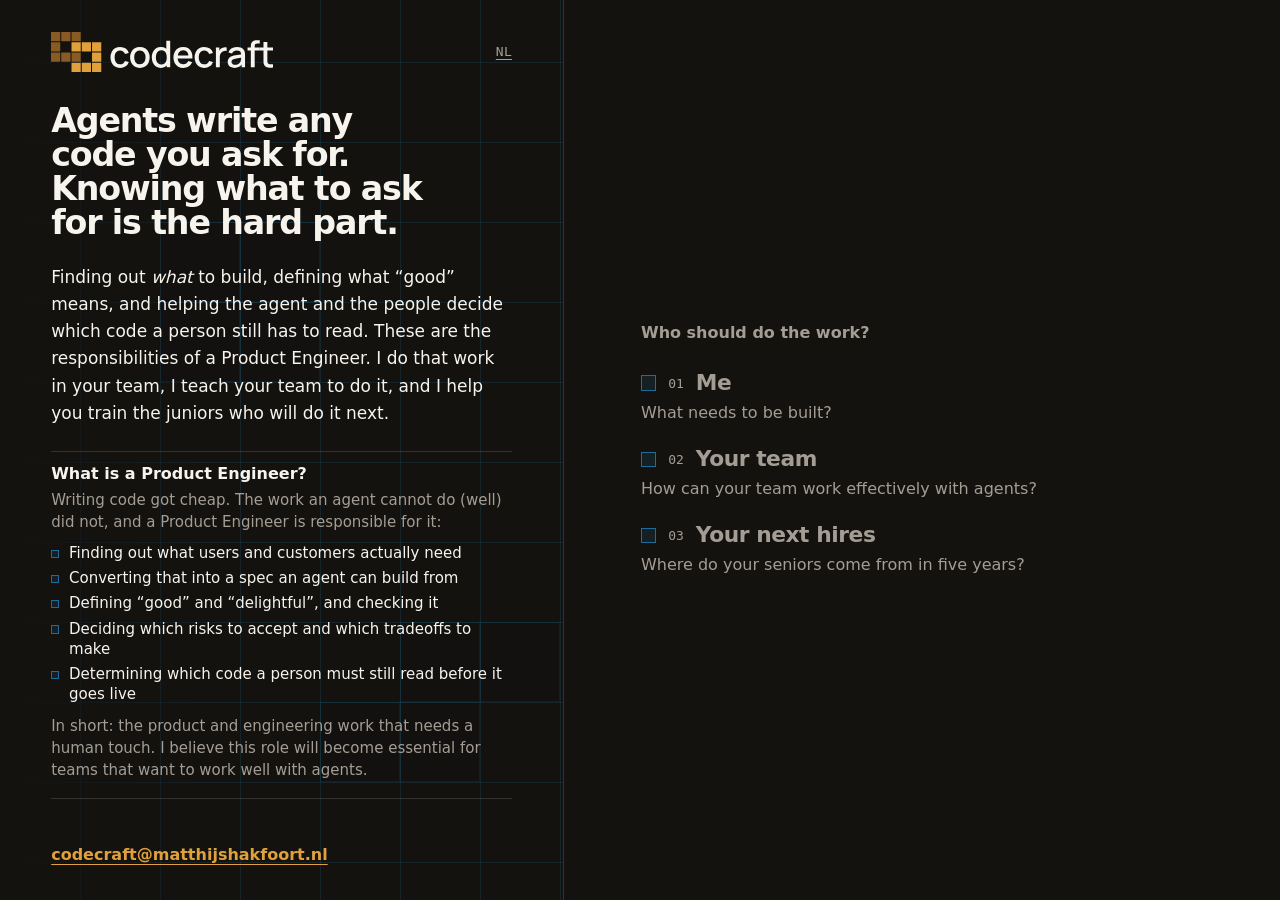
<file: index.html>
<!doctype html>
<html lang="en">
  <head>
    <meta charset="UTF-8" />
    <meta name="viewport" content="width=device-width, initial-scale=1.0" />
    <title>
      Product Engineering for teams that build with agents — Codecraft
    </title>
    <meta
      name="description"
      content="Agents write the code now. I find out what to build, define what good means and decide which code a person still has to read. In your team, by coaching your team, and by training your next juniors."
    />
    <!--
      The ?v= is a cache buster, not decoration. Cloudflare sits in front of
      GitHub Pages and cached the previous style.css for four hours, so the
      new HTML shipped against the old stylesheet. Bump this whenever
      style.css changes in a way that must reach visitors immediately. The
      same holds for the ?v= on background.js and site.js at the end of the
      body. Keep all three in step with the Dutch page.
    -->
    <link rel="stylesheet" href="style.css?v=13" />
    <link rel="icon" href="/logo/codecraft-favicon.svg" type="image/svg+xml" />
    <link rel="alternate" hreflang="en" href="https://matthijshakfoort.nl/" />
    <link
      rel="alternate"
      hreflang="nl"
      href="https://matthijshakfoort.nl/nl/"
    />
    <script>
      // Redirects a first-time visitor whose browser prefers Dutch to /nl/.
      // An explicit choice, recorded by either toggle, always wins.
      (function () {
        var STORAGE_KEY = "lang";
        try {
          // An explicit choice always wins, in both directions. If the read
          // itself fails (storage blocked/partitioned), fail safe: treat it
          // the same as "a choice may exist" and skip the redirect.
          if (localStorage.getItem(STORAGE_KEY)) return;
        } catch (e) {
          return;
        }

        var primaryLang =
          (navigator.languages && navigator.languages.length
            ? navigator.languages[0]
            : navigator.language) || "";
        var prefersDutch = primaryLang.toLowerCase().indexOf("nl") === 0;
        if (prefersDutch) {
          location.replace("/nl/");
        }
      })();
    </script>
    <script>
      // On wide screens the flow opens as an index: the pillar nav alone,
      // with a line under each answer, and the pillars wait until the
      // visitor picks one. Set here, before the first paint, so the
      // pillars do not flash in; site.js opens the index. A link to a part
      // of the page skips it, and without script there is no index.
      if (
        !location.hash &&
        window.matchMedia("(min-width: 60.01rem)").matches
      ) {
        document.documentElement.setAttribute("data-index", "");
      }
    </script>
  </head>
  <body>
    <main>
      <header class="rail">
        <div class="rail-top">
          <svg
            class="site-logo"
            viewBox="0 0 216.73 39"
            role="img"
            aria-label="Codecraft"
          >
            <g fill="#8a5a24">
              <rect x="0" y="0" width="9" height="9" />
              <rect x="10" y="0" width="9" height="9" />
              <rect x="20" y="0" width="9" height="9" />
              <rect x="0" y="10" width="9" height="9" />
              <rect x="0" y="20" width="9" height="9" />
              <rect x="10" y="20" width="9" height="9" />
              <rect x="20" y="20" width="9" height="9" />
            </g>
            <g fill="#e0a03c">
              <rect x="20" y="10" width="9" height="9" />
              <rect x="30" y="10" width="9" height="9" />
              <rect x="40" y="10" width="9" height="9" />
              <rect x="40" y="20" width="9" height="9" />
              <rect x="20" y="30" width="9" height="9" />
              <rect x="30" y="30" width="9" height="9" />
              <rect x="40" y="30" width="9" height="9" />
            </g>
            <g fill="currentColor">
              <path
                d="M67.396 35.03Q64.408 35.03 62.32 33.698Q60.232 32.366 59.125 30.044Q58.018 27.722 58 24.77Q58.018 21.764 59.152 19.451Q60.286 17.138 62.392 15.824Q64.498 14.51 67.45 14.51Q70.636 14.51 72.895 16.094Q75.154 17.678 75.874 20.432L72.13 21.512Q71.572 19.874 70.303 18.965Q69.034 18.056 67.396 18.056Q65.542 18.056 64.354 18.929Q63.166 19.802 62.59 21.314Q62.014 22.826 61.996 24.77Q62.014 27.776 63.373 29.63Q64.732 31.484 67.396 31.484Q69.214 31.484 70.339 30.647Q71.464 29.81 72.058 28.244L75.874 29.144Q74.92 31.988 72.724 33.509Q70.528 35.03 67.396 35.03Z"
              />
              <path
                d="M86.648 35.03Q83.732 35.03 81.59 33.716Q79.448 32.402 78.287 30.089Q77.126 27.776 77.126 24.752Q77.126 21.71 78.314 19.397Q79.502 17.084 81.644 15.797Q83.786 14.51 86.648 14.51Q89.564 14.51 91.706 15.824Q93.848 17.138 95.018 19.442Q96.188 21.746 96.188 24.752Q96.188 27.794 95.009 30.107Q93.83 32.42 91.688 33.725Q89.546 35.03 86.648 35.03ZM86.648 31.484Q89.438 31.484 90.815 29.603Q92.192 27.722 92.192 24.752Q92.192 21.71 90.797 19.883Q89.402 18.056 86.648 18.056Q84.758 18.056 83.534 18.911Q82.31 19.766 81.716 21.269Q81.122 22.772 81.122 24.752Q81.122 27.812 82.526 29.648Q83.93 31.484 86.648 31.484Z"
              />
              <path
                d="M107.07 35.03Q104.352 35.03 102.381 33.68Q100.41 32.33 99.339 29.999Q98.268 27.668 98.268 24.752Q98.268 21.818 99.348 19.505Q100.428 17.192 102.417 15.851Q104.406 14.51 107.142 14.51Q109.896 14.51 111.777 15.851Q113.658 17.192 114.621 19.514Q115.584 21.836 115.584 24.752Q115.584 27.668 114.612 29.99Q113.64 32.312 111.75 33.671Q109.86 35.03 107.07 35.03ZM107.592 31.628Q109.446 31.628 110.616 30.746Q111.786 29.864 112.326 28.316Q112.866 26.768 112.866 24.752Q112.866 22.736 112.317 21.188Q111.768 19.64 110.625 18.776Q109.482 17.912 107.718 17.912Q105.846 17.912 104.64 18.83Q103.434 19.748 102.849 21.296Q102.264 22.844 102.264 24.752Q102.264 26.678 102.849 28.235Q103.434 29.792 104.613 30.71Q105.792 31.628 107.592 31.628ZM112.866 34.49V20.504H112.434V8.57H116.214V34.49Z"
              />
              <path
                d="M129.076 35.03Q126.178 35.03 123.991 33.761Q121.804 32.492 120.589 30.215Q119.374 27.938 119.374 24.932Q119.374 21.746 120.571 19.406Q121.768 17.066 123.91 15.788Q126.052 14.51 128.896 14.51Q131.866 14.51 133.954 15.887Q136.042 17.264 137.077 19.802Q138.112 22.34 137.896 25.832H134.134V24.464Q134.098 21.08 132.847 19.46Q131.596 17.84 129.04 17.84Q126.214 17.84 124.792 19.622Q123.37 21.404 123.37 24.77Q123.37 27.974 124.792 29.729Q126.214 31.484 128.896 31.484Q130.66 31.484 131.947 30.683Q133.234 29.882 133.954 28.388L137.644 29.558Q136.51 32.168 134.206 33.599Q131.902 35.03 129.076 35.03ZM122.146 25.832V22.898H136.024V25.832Z"
              />
              <path
                d="M149.444 35.03Q146.456 35.03 144.368 33.698Q142.28 32.366 141.173 30.044Q140.066 27.722 140.048 24.77Q140.066 21.764 141.2 19.451Q142.334 17.138 144.44 15.824Q146.546 14.51 149.498 14.51Q152.684 14.51 154.943 16.094Q157.202 17.678 157.922 20.432L154.178 21.512Q153.62 19.874 152.351 18.965Q151.082 18.056 149.444 18.056Q147.59 18.056 146.402 18.929Q145.214 19.802 144.638 21.314Q144.062 22.826 144.044 24.77Q144.062 27.776 145.421 29.63Q146.78 31.484 149.444 31.484Q151.262 31.484 152.387 30.647Q153.512 29.81 154.106 28.244L157.922 29.144Q156.968 31.988 154.772 33.509Q152.576 35.03 149.444 35.03Z"
              />
              <path
                d="M160.794 34.49V15.05H164.142V19.766L163.674 19.154Q164.034 18.218 164.61 17.435Q165.186 16.652 165.942 16.148Q166.68 15.608 167.589 15.311Q168.498 15.014 169.452 14.951Q170.406 14.888 171.288 15.05V18.578Q170.334 18.326 169.173 18.434Q168.012 18.542 167.04 19.172Q166.122 19.766 165.591 20.612Q165.06 21.458 164.826 22.493Q164.592 23.528 164.592 24.68V34.49Z"
              />
              <path
                d="M178.858 35.03Q176.698 35.03 175.24 34.229Q173.782 33.428 173.035 32.105Q172.288 30.782 172.288 29.198Q172.288 27.722 172.81 26.606Q173.332 25.49 174.358 24.707Q175.384 23.924 176.878 23.438Q178.174 23.06 179.812 22.772Q181.45 22.484 183.259 22.232Q185.068 21.98 186.85 21.728L185.482 22.484Q185.518 20.198 184.519 19.091Q183.52 17.984 181.09 17.984Q179.56 17.984 178.282 18.695Q177.004 19.406 176.5 21.044L172.99 19.964Q173.71 17.462 175.735 15.986Q177.76 14.51 181.126 14.51Q183.736 14.51 185.671 15.401Q187.606 16.292 188.506 18.218Q188.974 19.172 189.082 20.234Q189.19 21.296 189.19 22.52V34.49H185.86V30.044L186.508 30.62Q185.302 32.852 183.439 33.941Q181.576 35.03 178.858 35.03ZM179.524 31.952Q181.126 31.952 182.278 31.385Q183.43 30.818 184.132 29.936Q184.834 29.054 185.05 28.1Q185.356 27.236 185.401 26.156Q185.446 25.076 185.446 24.428L186.67 24.878Q184.888 25.148 183.43 25.364Q181.972 25.58 180.793 25.787Q179.614 25.994 178.696 26.282Q177.922 26.552 177.319 26.93Q176.716 27.308 176.365 27.848Q176.014 28.388 176.014 29.162Q176.014 29.918 176.392 30.557Q176.77 31.196 177.544 31.574Q178.318 31.952 179.524 31.952Z"
              />
              <path
                d="M194.852 34.49V14.366Q194.852 13.628 194.906 12.791Q194.96 11.954 195.221 11.135Q195.482 10.316 196.094 9.632Q196.832 8.822 197.714 8.48Q198.596 8.138 199.469 8.084Q200.342 8.03 201.08 8.03H203.528V11.126H201.26Q199.928 11.126 199.271 11.783Q198.614 12.44 198.614 13.646V34.49ZM191.63 18.074V15.05H203.528V18.074Z"
              />
              <path
                d="M216.732 34.49Q214.896 34.85 213.132 34.796Q211.368 34.742 209.982 34.112Q208.596 33.482 207.894 32.132Q207.264 30.926 207.219 29.675Q207.174 28.424 207.174 26.84V9.65H210.954V26.66Q210.954 27.83 210.981 28.694Q211.008 29.558 211.35 30.152Q211.998 31.268 213.411 31.421Q214.824 31.574 216.732 31.304ZM203.448 18.074V15.05H216.732V18.074Z"
              />
            </g>
          </svg>
          <!--
            A real link, works without script; the onclick only records the
            explicit choice so the redirect never traps a returning visitor.
          -->
          <a
            href="/nl/"
            class="lang-toggle"
            lang="nl"
            onclick="
              try {
                localStorage.setItem('lang', 'nl');
              } catch (e) {}
            "
            >NL</a
          >
        </div>
        <h1>
          Agents write any code you ask for. Knowing what to ask for is the hard
          part.
        </h1>
        <p class="lead">
          Finding out <em>what</em> to build, defining what “good” means, and
          helping the agent and the people decide which code a person still has
          to read. These are the responsibilities of a Product Engineer. I do
          that work in your team, I teach your team to do it, and I help you
          train the juniors who will do it next.
        </p>
        <section class="definition" aria-labelledby="definition-title">
          <h2 id="definition-title">What is a Product Engineer?</h2>
          <p class="definition-intro">
            Writing code got cheap. The work an agent cannot do (well) did not,
            and a Product Engineer is responsible for it:
          </p>
          <ul>
            <li>Finding out what users and customers actually need</li>
            <li>Converting that into a spec an agent can build from</li>
            <li>Defining “good” and “delightful”, and checking it</li>
            <li>Deciding which risks to accept and which tradeoffs to make</li>
            <li>
              Determining which code a person must still read before it goes
              live
            </li>
          </ul>
          <p class="definition-outro">
            In short: the product and engineering work that needs a human touch.
            I believe this role will become essential for teams that want to
            work well with agents.
          </p>
        </section>
        <!--
          Cloudflare's Email Address Obfuscation rewrites every mailto on the
          page into a /cdn-cgi/l/email-protection link and injects a script
          to decode it. That is wanted here, so no email_off wrapper: the
          trade is that the addresses need JavaScript to resolve.
        -->
        <a class="rail-email" href="mailto:codecraft@matthijshakfoort.nl"
          >codecraft@matthijshakfoort.nl</a
        >
      </header>

      <div class="flow">
        <nav class="pillar-nav" aria-labelledby="pillar-nav-title">
          <h2 id="pillar-nav-title">Who should do the work?</h2>
          <a href="#me"
            ><span class="nav-cell"></span><span class="label">01</span> Me<span
              class="teaser"
              >What needs to be built?</span
            ></a
          >
          <a href="#team"
            ><span class="nav-cell"></span><span class="label">02</span> Your
            team<span class="teaser"
              >How can your team work effectively with agents?</span
            ></a
          >
          <a href="#hires"
            ><span class="nav-cell"></span><span class="label">03</span> Your
            next hires<span class="teaser"
              >Where do your seniors come from in five years?</span
            ></a
          >
        </nav>

        <section class="pillar" id="me" aria-labelledby="me-title">
          <header class="pillar-head">
            <h2 id="me-title">
              <span class="pillar-question">Who should do the work?</span>
              <span class="pillar-answer">Me</span>
            </h2>
            <span class="label">01 Hands-on Product Engineering</span>
          </header>
          <h3>I build software that supports how your team works</h3>
          <p>
            Before agents, a lot of custom software ideas cost too much or took
            too long to build. The point where these tools pay themselves back
            has shifted, though. The expensive part is still the work around the
            code: finding out what the process really needs, writing the spec,
            and building the checks.
          </p>
          <blockquote>
            When integrating an LLM: plain code should do everything plain code
            can do. The model only gets the part it is good at: judgement and
            text comprehension.
          </blockquote>

          <h3>Tooling that makes your team more efficient</h3>
          <p>
            The right tooling takes the friction out of your team’s work
            process, so your team spends its time on product engineering. Some
            of it your team should still buy, but the breakpoint has shifted.
            More software can now be specific to your team or company, and that
            part I build or set up.
          </p>
          <div class="split">
            <div class="split-buy">
              <h4 class="label">Your team buys</h4>
              <ul>
                <li>The coding agent itself</li>
                <li>A hosted AI review service</li>
                <li>Hosting and sandboxes for background agents</li>
                <li>LLM observability</li>
                <li>Preview deployments</li>
              </ul>
            </div>
            <div>
              <h4 class="label">I build or set up</h4>
              <ul>
                <li>Instruction files and project templates</li>
                <li>
                  Skills for recurring work: releases, migrations, incident
                  notes, converting specs to tickets, and much more
                </li>
                <li>
                  Hooks, to prevent the agent from going off-track: formatting,
                  blocked commands, protected paths
                </li>
                <li>Custom linters and structural tests</li>
                <li>
                  The review policy (which code a person reads) and a reviewer
                  that applies it
                </li>
                <li>Eval sets and CI gates</li>
                <li>Internal MCP servers and CLIs for your own systems</li>
                <li>A framework for continuous improvement</li>
              </ul>
            </div>
          </div>
          <p>
            That tooling is what supports your team and lets them continue
            working in this new way after I leave. The goal is to make myself
            redundant.
          </p>

          <h3>Build it in-house, or not?</h3>
          <p>
            Small tools got cheap to build. Owning them did not. Here are three
            questions to help you decide what to do.
          </p>
          <form class="check" data-check aria-describedby="check-verdict">
            <fieldset>
              <legend>Do people depend on it?</legend>
              <div class="yes-no">
                <label
                  ><input type="radio" name="depend" value="yes" /><span
                    >Yes</span
                  ></label
                >
                <label
                  ><input type="radio" name="depend" value="no" /><span
                    >No</span
                  ></label
                >
              </div>
              <p
                class="outcome"
                aria-live="polite"
                data-text-yes="Only a human owner can make the right tradeoffs in the face of bug reports and change requests and keep it working."
              ></p>
            </fieldset>
            <fieldset>
              <legend>Can it change or expose important data?</legend>
              <div class="yes-no">
                <label
                  ><input type="radio" name="data" value="yes" /><span
                    >Yes</span
                  ></label
                >
                <label
                  ><input type="radio" name="data" value="no" /><span
                    >No</span
                  ></label
                >
              </div>
              <p
                class="outcome"
                aria-live="polite"
                data-text-yes="This needs to be spec'd well, verified thoroughly, monitored and owned."
              ></p>
            </fieldset>
            <fieldset>
              <legend>
                Would work stop or slow significantly if it disappeared?
              </legend>
              <div class="yes-no">
                <label
                  ><input type="radio" name="stop" value="yes" /><span
                    >Yes</span
                  ></label
                >
                <label
                  ><input type="radio" name="stop" value="no" /><span
                    >No</span
                  ></label
                >
              </div>
              <p
                class="outcome"
                aria-live="polite"
                data-text-yes="It needs monitoring, and a plan for when it fails."
              ></p>
            </fieldset>
            <output
              class="verdict"
              id="check-verdict"
              data-state="unanswered"
              data-text-unanswered="Answer the three questions to see what it needs."
              data-text-build="Build it in-house, quickly."
              data-text-needs-owner="It needs a spec, checks and an owner. That is Product Engineer work."
              aria-live="polite"
              >Answer the three questions to see what it needs.</output
            >
          </form>
          <noscript>
            <p>
              If all three answers are no, build it in-house, quickly. If any
              answer is yes, it needs a spec, checks and an owner.
            </p>
          </noscript>

          <h3>After handover</h3>
          <p>
            Your own people own the software. They get the tests, a written
            spec, the conventions and, where an LLM is involved, an eval set, so
            the next person or agent can work in it safely. Your team runs it. I
            am happy to stay on call for the moments when they want a second
            opinion.
          </p>

          <dl class="terms">
            <dt>Typical engagement</dt>
            <dd>
              One or two days a week for three to six months. I build one
              process tool from the first user conversation to handover, and
              your people own it after that.
            </dd>
            <dt>Case sketch</dt>
            <dd>
              <span class="fine"
                >Software company, about 30 developers, a release every one or
                two weeks.</span
              >
              Someone spent about four hours per release turning everyone’s
              release notes into one consistently styled list. I built a system
              that reviews each developer’s notes (and gently nudges to improve
              them) and compiles them into a suggested list. List assembly went
              to about one hour. And as a pretty big side benefit, the
              developers had to think about the problem they solved, the
              solution and the impact, which improved both the quality of the
              notes and the mindset of the developers.
            </dd>
            <dt>To start</dt>
            <dd class="cta">
              Tell me where process friction eats your team’s time.
              <a
                href="mailto:codecraft@matthijshakfoort.nl?subject=A%20process%20that%20eats%20our%20time"
                >Email codecraft@matthijshakfoort.nl</a
              >
            </dd>
          </dl>
        </section>

        <section class="pillar" id="team" aria-labelledby="team-title">
          <header class="pillar-head">
            <h2 id="team-title">
              <span class="pillar-question">Who should do the work?</span>
              <span class="pillar-answer">Your team</span>
            </h2>
            <span class="label">02 Forming Product Engineers</span>
          </header>
          <h3>Your own people grow into the role</h3>
          <p>
            Training, coaching and leading by example. Leading by example
            happens while doing the job, so this often starts as hands-on work.
            Three things often go wrong as teams start this new way of working,
            and I coach your team on how to avoid them:
          </p>
          <ul class="bullets">
            <li>
              <strong>Getting the agent to understand.</strong> The agent builds
              something good, but not what you meant, often because nobody could
              clearly communicate what the user actually wants to the agent.
            </li>
            <li>
              <strong>AFK agents or human-in-the-loop?</strong> Hours or even
              days lost to an agent misinterpreting the user's intent, or to
              babysitting agents that did not need it. Choosing the right level
              of automation is hard.
            </li>
            <li>
              <strong>Keeping apps maintainable for humans and agents.</strong>
              The agent builds something that works perfectly, but the human
              cannot understand it. The human makes manual changes that are then
              considered gospel by the agent, hobbling future work.
            </li>
          </ul>

          <h3>One loop for every change</h3>
          <ol class="steps">
            <li>Talk to the user and write the spec the agent builds from.</li>
            <li>
              Judge the blast radius: let the agent run alone or stay with it,
              and choose the code a person reads.
            </li>
            <li>
              Write down each convention the work turned up, for people and
              agents alike.
            </li>
          </ol>
          <p>I run this loop with your team until it runs without me.</p>

          <dl class="terms">
            <dt>Typical engagement</dt>
            <dd>
              One or two days a week with one team for three months. First I do
              the work while they watch, then they do it while I coach.
            </dd>
            <dt>Case sketch</dt>
            <dd>
              <span class="fine"
                >Previous employer, as software architect.</span
              >
              I researched how the team could use coding agents well. I gave
              presentations, wrote standard operating procedures and tooling: an
              editor workflow, ways of working with tests, and shared skills.
              The editor workflow is still in daily use. The skills have been
              replaced by updated ones, which is exactly how the loop above is
              supposed to work.
            </dd>
            <dt>To start</dt>
            <dd class="cta">
              Tell me about your team and how it uses agents now.
              <a
                href="mailto:codecraft@matthijshakfoort.nl?subject=Our%20team%20and%20agents"
                >Email codecraft@matthijshakfoort.nl</a
              >
            </dd>
          </dl>
        </section>

        <section class="pillar" id="hires" aria-labelledby="hires-title">
          <header class="pillar-head">
            <h2 id="hires-title">
              <span class="pillar-question">Who should do the work?</span>
              <span class="pillar-answer">Your next hires</span>
            </h2>
            <span class="label">03 Educating Juniors</span>
          </header>
          <h3>Where do your seniors come from in five years?</h3>
          <p>
            Juniors used to learn by writing code from strictly scoped tickets.
            Agents do that work now, so training juniors on tickets trains them
            for the job agents already do.
          </p>
          <p>
            Already have juniors? Now that agents code the tickets, they need
            different tasks to make them grow effectively, and a team that is
            set up to give them.
          </p>
          <p>
            I start them on the work agents cannot do: talking to users and
            customers, writing specs, choosing test seams, judging blast radius.
            They read and run code from day one, through the spec they wrote and
            the tests that check it. Hand-coding skills for the critical parts
            come later.
          </p>
          <p>
            I also help set up the team around them: what juniors work on first,
            who they talk to, and how their specs get reviewed. Your seniors
            review a junior's workflow and process as much as their code.
          </p>

          <h3>An interview that tests the right things</h3>
          <ol class="steps">
            <li>
              A 20-minute conversation with a “user”, played by someone on your
              team.
            </li>
            <li>From this the candidate writes a one-page spec.</li>
            <li>A review of code an agent built from that spec.</li>
          </ol>

          <h3>What I look for</h3>
          <ul class="bullets">
            <li>They ask “why” and “for whom” before “how”.</li>
            <li>They write clearly.</li>
            <li>They notice when something feels wrong in a demo.</li>
            <li>
              They are comfortable talking to people who are not developers.
            </li>
            <li>They read code critically.</li>
          </ul>

          <dl class="terms">
            <dt>Typical engagement</dt>
            <dd>
              Your next junior hiring round. I design the assignment and sit on
              the panel, then I coach the new hire one day a week through their
              first three months.
            </dd>
            <dt>Evidence</dt>
            <dd>
              I have mentored quite a few juniors over the years. Recently I
              took a few of them along this route instead of the old-school one.
              The early results are promising.
            </dd>
            <dt>To start</dt>
            <dd class="cta">
              Tell me when you last hired a junior, why you stopped, or what
              your juniors do now.
              <a
                href="mailto:codecraft@matthijshakfoort.nl?subject=Hiring%20juniors"
                >Email codecraft@matthijshakfoort.nl</a
              >
            </dd>
          </dl>
        </section>

        <section class="closing" aria-label="Background, fit and contact">
          <h2 class="label">Background</h2>
          <p class="background-line">
            I have built software for over fifteen years, most recently as
            software architect, mostly in TypeScript, mostly in teams of five to
            fifteen. The parts of that work agents do not do (requirements
            interviews, domain modelling, deciding which tests a change needs,
            judging whether something is good and whether it is delightful) are
            the parts I have always cared about most. They also keep me grounded
            when the tools change every few months.
          </p>

          <h2 class="label">Probably not a fit if</h2>
          <ul class="bullets">
            <li>you want a fixed price without a discovery phase;</li>
            <li>you want your developers to be ten times faster;</li>
            <li>you need a small no-code integration.</li>
          </ul>

          <h2 class="contact-h">
            Tell me about your team, the problem and your timeline.
          </h2>
          <div class="contact">
            <img
              class="photo"
              src="photo-matthijs-hakfoort.jpg"
              width="400"
              height="500"
              alt="Matthijs Hakfoort"
            />
            <div>
              <a class="email" href="mailto:codecraft@matthijshakfoort.nl"
                >codecraft@matthijshakfoort.nl</a
              >
              <p>
                <a href="https://www.linkedin.com/in/matthijshakfoort/"
                  >LinkedIn</a
                >
              </p>
              <!--
                The registration number sits with the contact details: it is
                something the Buyer checks before a contract conversation.
              -->
              <p class="fine">
                Based in the east part of the Netherlands. Remote anywhere; on
                site or hybrid in the east or middle Netherlands.<br />
                Codecraft, KvK 42120215
              </p>
            </div>
          </div>
        </section>
      </div>
    </main>

    <script src="background.js?v=3"></script>
    <script src="site.js?v=4"></script>
  </body>
</html>
</file>
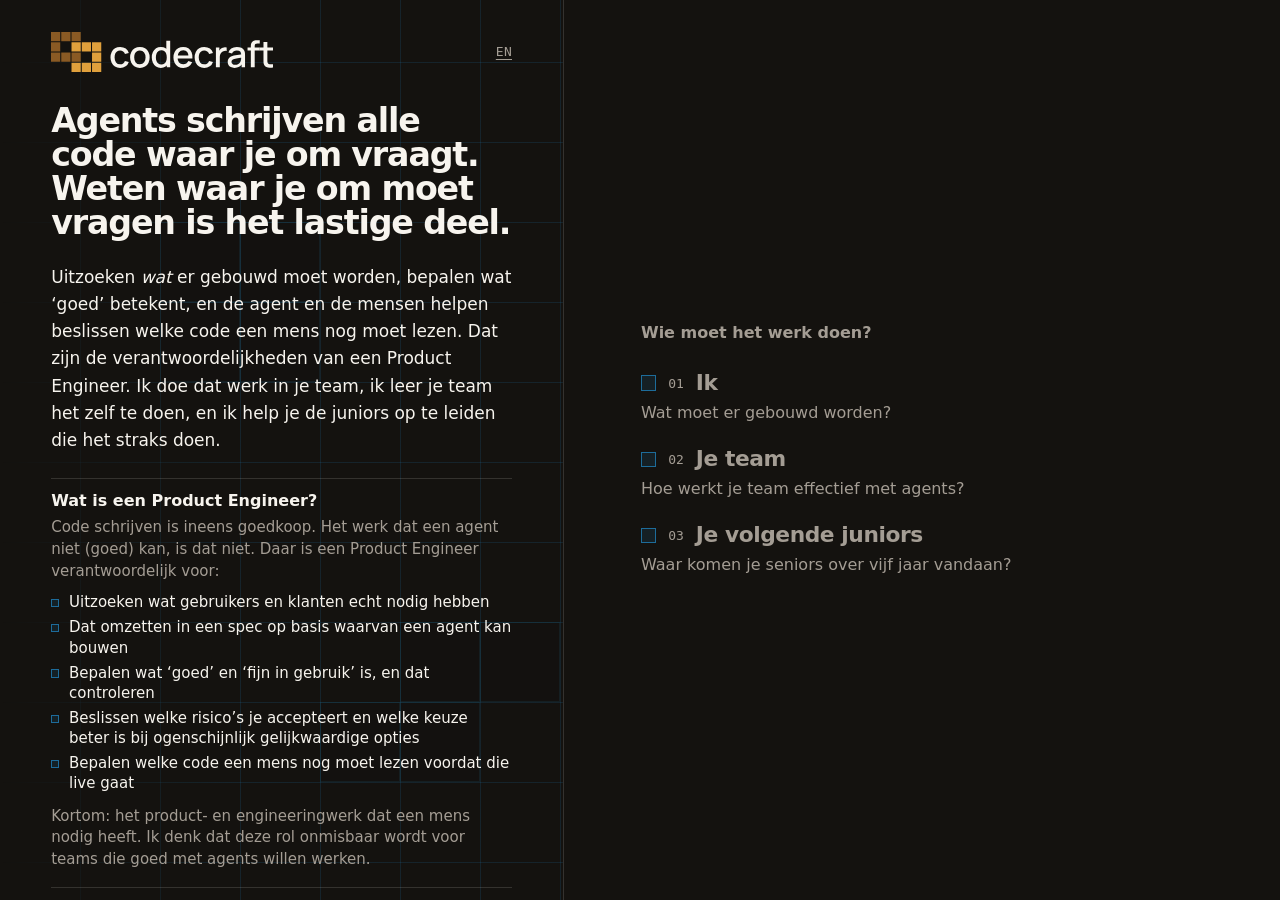
<file: nl/index.html>
<!doctype html>
<html lang="nl">
  <head>
    <meta charset="UTF-8" />
    <meta name="viewport" content="width=device-width, initial-scale=1.0" />
    <title>
      Product Engineering voor teams die met agents bouwen — Codecraft
    </title>
    <meta
      name="description"
      content="Agents schrijven nu de code. Ik zoek uit wat er gebouwd moet worden, bepaal wat goed is en beslis welke code een mens nog moet lezen. In je team, door je team te coachen, en door je volgende juniors op te leiden."
    />
    <!--
      The ?v= is a cache buster, not decoration. Cloudflare sits in front of
      GitHub Pages and cached the previous style.css for four hours, so the
      new HTML shipped against the old stylesheet. Bump this whenever
      style.css changes in a way that must reach visitors immediately. The
      same holds for the ?v= on background.js and site.js at the end of the
      body. Keep all three in step with the English page.
    -->
    <link rel="stylesheet" href="../style.css?v=13" />
    <link rel="icon" href="/logo/codecraft-favicon.svg" type="image/svg+xml" />
    <link rel="alternate" hreflang="en" href="https://matthijshakfoort.nl/" />
    <link
      rel="alternate"
      hreflang="nl"
      href="https://matthijshakfoort.nl/nl/"
    />
    <!--
      No redirect script here, deliberately. The only redirect in the system
      lives on the English page and runs one way (browser prefers Dutch →
      /nl/). Someone who arrives here directly, by link or by that redirect,
      stays here; the EN toggle is how they leave.
    -->
    <script>
      // On wide screens the flow opens as an index: the pillar nav alone,
      // with a line under each answer, and the pillars wait until the
      // visitor picks one. Set here, before the first paint, so the
      // pillars do not flash in; site.js opens the index. A link to a part
      // of the page skips it, and without script there is no index.
      if (
        !location.hash &&
        window.matchMedia("(min-width: 60.01rem)").matches
      ) {
        document.documentElement.setAttribute("data-index", "");
      }
    </script>
  </head>
  <body>
    <main>
      <header class="rail">
        <div class="rail-top">
          <svg
            class="site-logo"
            viewBox="0 0 216.73 39"
            role="img"
            aria-label="Codecraft"
          >
            <g fill="#8a5a24">
              <rect x="0" y="0" width="9" height="9" />
              <rect x="10" y="0" width="9" height="9" />
              <rect x="20" y="0" width="9" height="9" />
              <rect x="0" y="10" width="9" height="9" />
              <rect x="0" y="20" width="9" height="9" />
              <rect x="10" y="20" width="9" height="9" />
              <rect x="20" y="20" width="9" height="9" />
            </g>
            <g fill="#e0a03c">
              <rect x="20" y="10" width="9" height="9" />
              <rect x="30" y="10" width="9" height="9" />
              <rect x="40" y="10" width="9" height="9" />
              <rect x="40" y="20" width="9" height="9" />
              <rect x="20" y="30" width="9" height="9" />
              <rect x="30" y="30" width="9" height="9" />
              <rect x="40" y="30" width="9" height="9" />
            </g>
            <g fill="currentColor">
              <path
                d="M67.396 35.03Q64.408 35.03 62.32 33.698Q60.232 32.366 59.125 30.044Q58.018 27.722 58 24.77Q58.018 21.764 59.152 19.451Q60.286 17.138 62.392 15.824Q64.498 14.51 67.45 14.51Q70.636 14.51 72.895 16.094Q75.154 17.678 75.874 20.432L72.13 21.512Q71.572 19.874 70.303 18.965Q69.034 18.056 67.396 18.056Q65.542 18.056 64.354 18.929Q63.166 19.802 62.59 21.314Q62.014 22.826 61.996 24.77Q62.014 27.776 63.373 29.63Q64.732 31.484 67.396 31.484Q69.214 31.484 70.339 30.647Q71.464 29.81 72.058 28.244L75.874 29.144Q74.92 31.988 72.724 33.509Q70.528 35.03 67.396 35.03Z"
              />
              <path
                d="M86.648 35.03Q83.732 35.03 81.59 33.716Q79.448 32.402 78.287 30.089Q77.126 27.776 77.126 24.752Q77.126 21.71 78.314 19.397Q79.502 17.084 81.644 15.797Q83.786 14.51 86.648 14.51Q89.564 14.51 91.706 15.824Q93.848 17.138 95.018 19.442Q96.188 21.746 96.188 24.752Q96.188 27.794 95.009 30.107Q93.83 32.42 91.688 33.725Q89.546 35.03 86.648 35.03ZM86.648 31.484Q89.438 31.484 90.815 29.603Q92.192 27.722 92.192 24.752Q92.192 21.71 90.797 19.883Q89.402 18.056 86.648 18.056Q84.758 18.056 83.534 18.911Q82.31 19.766 81.716 21.269Q81.122 22.772 81.122 24.752Q81.122 27.812 82.526 29.648Q83.93 31.484 86.648 31.484Z"
              />
              <path
                d="M107.07 35.03Q104.352 35.03 102.381 33.68Q100.41 32.33 99.339 29.999Q98.268 27.668 98.268 24.752Q98.268 21.818 99.348 19.505Q100.428 17.192 102.417 15.851Q104.406 14.51 107.142 14.51Q109.896 14.51 111.777 15.851Q113.658 17.192 114.621 19.514Q115.584 21.836 115.584 24.752Q115.584 27.668 114.612 29.99Q113.64 32.312 111.75 33.671Q109.86 35.03 107.07 35.03ZM107.592 31.628Q109.446 31.628 110.616 30.746Q111.786 29.864 112.326 28.316Q112.866 26.768 112.866 24.752Q112.866 22.736 112.317 21.188Q111.768 19.64 110.625 18.776Q109.482 17.912 107.718 17.912Q105.846 17.912 104.64 18.83Q103.434 19.748 102.849 21.296Q102.264 22.844 102.264 24.752Q102.264 26.678 102.849 28.235Q103.434 29.792 104.613 30.71Q105.792 31.628 107.592 31.628ZM112.866 34.49V20.504H112.434V8.57H116.214V34.49Z"
              />
              <path
                d="M129.076 35.03Q126.178 35.03 123.991 33.761Q121.804 32.492 120.589 30.215Q119.374 27.938 119.374 24.932Q119.374 21.746 120.571 19.406Q121.768 17.066 123.91 15.788Q126.052 14.51 128.896 14.51Q131.866 14.51 133.954 15.887Q136.042 17.264 137.077 19.802Q138.112 22.34 137.896 25.832H134.134V24.464Q134.098 21.08 132.847 19.46Q131.596 17.84 129.04 17.84Q126.214 17.84 124.792 19.622Q123.37 21.404 123.37 24.77Q123.37 27.974 124.792 29.729Q126.214 31.484 128.896 31.484Q130.66 31.484 131.947 30.683Q133.234 29.882 133.954 28.388L137.644 29.558Q136.51 32.168 134.206 33.599Q131.902 35.03 129.076 35.03ZM122.146 25.832V22.898H136.024V25.832Z"
              />
              <path
                d="M149.444 35.03Q146.456 35.03 144.368 33.698Q142.28 32.366 141.173 30.044Q140.066 27.722 140.048 24.77Q140.066 21.764 141.2 19.451Q142.334 17.138 144.44 15.824Q146.546 14.51 149.498 14.51Q152.684 14.51 154.943 16.094Q157.202 17.678 157.922 20.432L154.178 21.512Q153.62 19.874 152.351 18.965Q151.082 18.056 149.444 18.056Q147.59 18.056 146.402 18.929Q145.214 19.802 144.638 21.314Q144.062 22.826 144.044 24.77Q144.062 27.776 145.421 29.63Q146.78 31.484 149.444 31.484Q151.262 31.484 152.387 30.647Q153.512 29.81 154.106 28.244L157.922 29.144Q156.968 31.988 154.772 33.509Q152.576 35.03 149.444 35.03Z"
              />
              <path
                d="M160.794 34.49V15.05H164.142V19.766L163.674 19.154Q164.034 18.218 164.61 17.435Q165.186 16.652 165.942 16.148Q166.68 15.608 167.589 15.311Q168.498 15.014 169.452 14.951Q170.406 14.888 171.288 15.05V18.578Q170.334 18.326 169.173 18.434Q168.012 18.542 167.04 19.172Q166.122 19.766 165.591 20.612Q165.06 21.458 164.826 22.493Q164.592 23.528 164.592 24.68V34.49Z"
              />
              <path
                d="M178.858 35.03Q176.698 35.03 175.24 34.229Q173.782 33.428 173.035 32.105Q172.288 30.782 172.288 29.198Q172.288 27.722 172.81 26.606Q173.332 25.49 174.358 24.707Q175.384 23.924 176.878 23.438Q178.174 23.06 179.812 22.772Q181.45 22.484 183.259 22.232Q185.068 21.98 186.85 21.728L185.482 22.484Q185.518 20.198 184.519 19.091Q183.52 17.984 181.09 17.984Q179.56 17.984 178.282 18.695Q177.004 19.406 176.5 21.044L172.99 19.964Q173.71 17.462 175.735 15.986Q177.76 14.51 181.126 14.51Q183.736 14.51 185.671 15.401Q187.606 16.292 188.506 18.218Q188.974 19.172 189.082 20.234Q189.19 21.296 189.19 22.52V34.49H185.86V30.044L186.508 30.62Q185.302 32.852 183.439 33.941Q181.576 35.03 178.858 35.03ZM179.524 31.952Q181.126 31.952 182.278 31.385Q183.43 30.818 184.132 29.936Q184.834 29.054 185.05 28.1Q185.356 27.236 185.401 26.156Q185.446 25.076 185.446 24.428L186.67 24.878Q184.888 25.148 183.43 25.364Q181.972 25.58 180.793 25.787Q179.614 25.994 178.696 26.282Q177.922 26.552 177.319 26.93Q176.716 27.308 176.365 27.848Q176.014 28.388 176.014 29.162Q176.014 29.918 176.392 30.557Q176.77 31.196 177.544 31.574Q178.318 31.952 179.524 31.952Z"
              />
              <path
                d="M194.852 34.49V14.366Q194.852 13.628 194.906 12.791Q194.96 11.954 195.221 11.135Q195.482 10.316 196.094 9.632Q196.832 8.822 197.714 8.48Q198.596 8.138 199.469 8.084Q200.342 8.03 201.08 8.03H203.528V11.126H201.26Q199.928 11.126 199.271 11.783Q198.614 12.44 198.614 13.646V34.49ZM191.63 18.074V15.05H203.528V18.074Z"
              />
              <path
                d="M216.732 34.49Q214.896 34.85 213.132 34.796Q211.368 34.742 209.982 34.112Q208.596 33.482 207.894 32.132Q207.264 30.926 207.219 29.675Q207.174 28.424 207.174 26.84V9.65H210.954V26.66Q210.954 27.83 210.981 28.694Q211.008 29.558 211.35 30.152Q211.998 31.268 213.411 31.421Q214.824 31.574 216.732 31.304ZM203.448 18.074V15.05H216.732V18.074Z"
              />
            </g>
          </svg>
          <!--
            A real link, works without script; the onclick only records the
            explicit choice so the redirect never traps a returning visitor.
          -->
          <a
            href="/"
            class="lang-toggle"
            lang="en"
            onclick="
              try {
                localStorage.setItem('lang', 'en');
              } catch (e) {}
            "
            >EN</a
          >
        </div>
        <h1>
          Agents schrijven alle code waar je om vraagt. Weten waar je om moet
          vragen is het lastige deel.
        </h1>
        <p class="lead">
          Uitzoeken <em>wat</em> er gebouwd moet worden, bepalen wat ‘goed’
          betekent, en de agent en de mensen helpen beslissen welke code een
          mens nog moet lezen. Dat zijn de verantwoordelijkheden van een Product
          Engineer. Ik doe dat werk in je team, ik leer je team het zelf te
          doen, en ik help je de juniors op te leiden die het straks doen.
        </p>
        <section class="definition" aria-labelledby="definition-title">
          <h2 id="definition-title">Wat is een Product Engineer?</h2>
          <p class="definition-intro">
            Code schrijven is ineens goedkoop. Het werk dat een agent niet
            (goed) kan, is dat niet. Daar is een Product Engineer
            verantwoordelijk voor:
          </p>
          <ul>
            <li>Uitzoeken wat gebruikers en klanten echt nodig hebben</li>
            <li>
              Dat omzetten in een spec op basis waarvan een agent kan bouwen
            </li>
            <li>
              Bepalen wat ‘goed’ en ‘fijn in gebruik’ is, en dat controleren
            </li>
            <li>
              Beslissen welke risico’s je accepteert en welke keuze beter is bij
              ogenschijnlijk gelijkwaardige opties
            </li>
            <li>
              Bepalen welke code een mens nog moet lezen voordat die live gaat
            </li>
          </ul>
          <p class="definition-outro">
            Kortom: het product- en engineeringwerk dat een mens nodig heeft. Ik
            denk dat deze rol onmisbaar wordt voor teams die goed met agents
            willen werken.
          </p>
        </section>
        <!--
          Cloudflare's Email Address Obfuscation rewrites every mailto on the
          page into a /cdn-cgi/l/email-protection link and injects a script
          to decode it. That is wanted here, so no email_off wrapper: the
          trade is that the addresses need JavaScript to resolve.
        -->
        <a class="rail-email" href="mailto:codecraft@matthijshakfoort.nl"
          >codecraft@matthijshakfoort.nl</a
        >
      </header>

      <div class="flow">
        <nav class="pillar-nav" aria-labelledby="pillar-nav-title">
          <h2 id="pillar-nav-title">Wie moet het werk doen?</h2>
          <a href="#me"
            ><span class="nav-cell"></span><span class="label">01</span> Ik<span
              class="teaser"
              >Wat moet er gebouwd worden?</span
            ></a
          >
          <a href="#team"
            ><span class="nav-cell"></span><span class="label">02</span> Je
            team<span class="teaser"
              >Hoe werkt je team effectief met agents?</span
            ></a
          >
          <a href="#hires"
            ><span class="nav-cell"></span><span class="label">03</span> Je
            volgende juniors<span class="teaser"
              >Waar komen je seniors over vijf jaar vandaan?</span
            ></a
          >
        </nav>

        <section class="pillar" id="me" aria-labelledby="me-title">
          <header class="pillar-head">
            <h2 id="me-title">
              <span class="pillar-question">Wie moet het werk doen?</span>
              <span class="pillar-answer">Ik</span>
            </h2>
            <span class="label">01 Hands-on Product Engineering</span>
          </header>
          <h3>Ik bouw software die ondersteunt hoe je team werkt</h3>
          <p>
            Voor er agents waren, kostten veel ideeën voor maatwerksoftware te
            veel of duurde het te lang om ze te bouwen. Maar het punt waarop
            zulke tools zich terugverdienen is verschoven. Het dure deel is nog
            steeds het werk rond de code: uitzoeken wat het proces echt nodig
            heeft, de spec schrijven en de controles bouwen.
          </p>
          <blockquote>
            Bij het integreren van een LLM: gewone code doet alles wat gewone
            code kan. Het model krijgt alleen het deel waar het goed in is:
            tekstbegrip en (gelimiteerd) oordeel.
          </blockquote>

          <h3>Tooling die je team efficiënter maakt</h3>
          <p>
            De juiste tooling haalt de wrijving uit het werkproces van je team,
            zodat je team zijn tijd kan besteden aan product engineering. Een
            deel van de ondersteunende tools kan nog steeds het beste worden
            ingekocht, maar het omslagpunt is verschoven. Meer software kan nu
            specifiek zijn voor je team of bedrijf, en dat deel bouw ik of richt
            ik in.
          </p>
          <div class="split">
            <div class="split-buy">
              <h4 class="label">Je team koopt</h4>
              <ul>
                <li>De coding agent zelf</li>
                <li>Een gehoste AI-reviewdienst</li>
                <li>Hosting en sandboxes voor autonome agents</li>
                <li>LLM-observability</li>
                <li>Preview-deployments</li>
              </ul>
            </div>
            <div>
              <h4 class="label">Ik bouw of richt in</h4>
              <ul>
                <li>Instructiebestanden en projecttemplates</li>
                <li>
                  Skills voor terugkerend werk: releases, migraties,
                  incidentnotities, het omzetten van specs naar tickets. In
                  essentie, alle taken die herhaaldelijk terugkomen
                </li>
                <li>
                  Hooks die voorkomen dat de agent ontspoort. Bijvoorbeeld
                  formatting, geblokkeerde commando’s, beschermde paden
                </li>
                <li>Maatwerk linters en structurele tests</li>
                <li>
                  Het reviewbeleid (welke code een mens leest en welke een
                  reviewagent leest) en een reviewer die het toepast
                </li>
                <li>
                  Eval-sets voor kwaliteitsbewaking en CI-gates voor deployments
                  met vertrouwen
                </li>
                <li>
                  Interne MCP-servers en CLI’s om je eigen systemen te
                  ontsluiten
                </li>
                <li>Een methode voor continue semi-automatische verbetering</li>
              </ul>
            </div>
          </div>
          <p>
            Die tooling ondersteunt je team en zorgt dat het op deze nieuwe
            manier blijft werken als ik weg ben. Het doel is mijzelf overbodig
            te maken.
          </p>

          <h3>Zelf bouwen of niet?</h3>
          <p>
            Kleine tools bouwen is goedkoop geworden. Het beheer en onderhoud
            niet. Drie vragen helpen je te bepalen wat je doet.
          </p>
          <form class="check" data-check aria-describedby="check-verdict">
            <fieldset>
              <legend>Zijn mensen afhankelijk van de tool?</legend>
              <div class="yes-no">
                <label
                  ><input type="radio" name="depend" value="yes" /><span
                    >Ja</span
                  ></label
                >
                <label
                  ><input type="radio" name="depend" value="no" /><span
                    >Nee</span
                  ></label
                >
              </div>
              <p
                class="outcome"
                aria-live="polite"
                data-text-yes="Alleen een menselijke eigenaar kan bij bugmeldingen en wijzigingsverzoeken de juiste afwegingen maken."
              ></p>
            </fieldset>
            <fieldset>
              <legend>
                Kan de tool belangrijke data wijzigen of blootleggen?
              </legend>
              <div class="yes-no">
                <label
                  ><input type="radio" name="data" value="yes" /><span
                    >Ja</span
                  ></label
                >
                <label
                  ><input type="radio" name="data" value="no" /><span
                    >Nee</span
                  ></label
                >
              </div>
              <p
                class="outcome"
                aria-live="polite"
                data-text-yes="De tool heeft een goede specificatie, grondige verificatie, monitoring en een eigenaar nodig."
              ></p>
            </fieldset>
            <fieldset>
              <legend>
                Ligt het werk stil of loopt het flink vertraging op als de tool
                verdwijnt?
              </legend>
              <div class="yes-no">
                <label
                  ><input type="radio" name="stop" value="yes" /><span
                    >Ja</span
                  ></label
                >
                <label
                  ><input type="radio" name="stop" value="no" /><span
                    >Nee</span
                  ></label
                >
              </div>
              <p
                class="outcome"
                aria-live="polite"
                data-text-yes="De tool heeft monitoring nodig, en een plan voor als die uitvalt."
              ></p>
            </fieldset>
            <output
              class="verdict"
              id="check-verdict"
              data-state="unanswered"
              data-text-unanswered="Beantwoord de drie vragen om te zien wat het nodig heeft."
              data-text-build="Bouw het zelf, en snel."
              data-text-needs-owner="De tool heeft een spec, controles en een eigenaar nodig. Dat is werk voor een Product Engineer."
              aria-live="polite"
              >Beantwoord de drie vragen om te zien wat het nodig heeft.</output
            >
          </form>
          <noscript>
            <p>
              Zijn alle drie de antwoorden nee? Bouw het dan zelf, en snel. Is
              één antwoord ja? Dan heeft het een spec, controles en een eigenaar
              nodig.
            </p>
          </noscript>

          <h3>Na de overdracht</h3>
          <p>
            Je eigen mensen worden eigenaar van de software. Ze krijgen de
            tests, een geschreven spec, de conventies en, als er een LLM in zit,
            een eval-set, zodat de volgende persoon of agent er veilig in kan
            werken. Je team beheert het. Op de momenten dat ze een second
            opinion willen ben ik beschikbaar.
          </p>

          <dl class="terms">
            <dt>Typische opdracht</dt>
            <dd>
              Eén of twee dagen per week, drie tot zes maanden lang. Ik bouw één
              procestool, van het eerste gesprek met gebruikers tot de
              overdracht, en daarna zijn je eigen mensen de eigenaar.
            </dd>
            <dt>Casus</dt>
            <dd>
              <span class="fine"
                >Softwarebedrijf, ongeveer 30 developers, elke één à twee weken
                een release.</span
              >
              Iemand was per release ongeveer vier uur bezig om ieders release
              notes om te zetten in één consistent opgemaakte lijst. Ik bouwde
              een systeem dat de notes van elke developer reviewt (en ze
              vriendelijk aanspoort om ze te verbeteren) en ze samenvoegt tot
              een voorstel voor de lijst. Het samenstellen van de lijst ging
              naar ongeveer een uur. En de developers moesten nadenken over het
              probleem dat ze oplosten, de oplossing en de impact. Dat
              verbeterde zowel de kwaliteit van de notes als de mindset van de
              developers.
            </dd>
            <dt>Om te beginnen</dt>
            <dd class="cta">
              Vertel me waar wrijving in processen de tijd van je team opslokt.
              <a
                href="mailto:codecraft@matthijshakfoort.nl?subject=Een%20proces%20dat%20onze%20tijd%20opslokt"
                >Mail codecraft@matthijshakfoort.nl</a
              >
            </dd>
          </dl>
        </section>

        <section class="pillar" id="team" aria-labelledby="team-title">
          <header class="pillar-head">
            <h2 id="team-title">
              <span class="pillar-question">Wie moet het werk doen?</span>
              <span class="pillar-answer">Je team</span>
            </h2>
            <span class="label">02 Product Engineers vormen</span>
          </header>
          <h3>Je eigen mensen groeien in de rol</h3>
          <p>
            Wat bied ik? Training, coaching en het goede voorbeeld geven. Dat
            voorbeeld geef je tijdens het werk zelf, dus dit begint vaak als
            hands-on werk. Drie dingen gaan vaak mis als teams op deze nieuwe
            manier gaan werken, en ik coach je team om ze te voorkomen:
          </p>
          <ul class="bullets">
            <li>
              <strong>De agent laten begrijpen wat je bedoelt.</strong> De agent
              bouwt iets goeds, maar niet wat je bedoelde, vaak omdat niemand de
              agent op de juiste manier kon uitleggen wat de gebruiker echt wil.
            </li>
            <li>
              <strong>AFK-agents of human-in-the-loop?</strong> Uren of zelfs
              dagen kwijt omdat een agent de bedoeling van de gebruiker verkeerd
              begreep, of aan meekijken bij agents die dat achteraf niet nodig
              hadden. Het juiste niveau van automatisering kiezen voor de juiste
              taak is lastig.
            </li>
            <li>
              <strong>Apps onderhoudbaar houden voor mens én agent.</strong>
              De agent bouwt iets dat perfect werkt, maar de mens begrijpt het
              niet. De mens maakt handmatige wijzigingen die de agent daarna als
              heilig beschouwt, en dat hindert al het werk dat volgt.
            </li>
          </ul>

          <h3>Eén loop voor elke wijziging</h3>
          <ol class="steps">
            <li>
              Praat met de gebruiker en schrijf de spec waar de agent mee bouwt.
            </li>
            <li>
              Schat in hoe groot de schade van een fout kan zijn: laat de agent
              autonoom werken of blijf erbij, en kies de code die een mens
              leest.
            </li>
            <li>
              Leg elke conventie vast die het werk opleverde, voor mensen en
              agents.
            </li>
          </ol>
          <p>Ik draai deze loop met je team tot hij zonder mij draait.</p>

          <dl class="terms">
            <dt>Typische opdracht</dt>
            <dd>
              Eén of twee dagen per week met één team, drie maanden lang. Eerst
              doe ik het werk en kijken zij mee, daarna doen zij het en coach
              ik.
            </dd>
            <dt>Casus</dt>
            <dd>
              <span class="fine"
                >Vorige werkgever, als software architect.</span
              >
              Ik onderzocht hoe het team coding agents goed kon inzetten. Ik gaf
              presentaties en schreef werkinstructies en tooling: een
              editor-workflow, manieren van werken met tests, en gedeelde
              skills. De editor-workflow wordt nog dagelijks gebruikt. De skills
              zijn vervangen door nieuwere, en dat is precies hoe de loop
              hierboven hoort te werken.
            </dd>
            <dt>Om te beginnen</dt>
            <dd class="cta">
              Vertel me over je team en hoe het nu agents gebruikt.
              <a
                href="mailto:codecraft@matthijshakfoort.nl?subject=Ons%20team%20en%20agents"
                >Mail codecraft@matthijshakfoort.nl</a
              >
            </dd>
          </dl>
        </section>

        <section class="pillar" id="hires" aria-labelledby="hires-title">
          <header class="pillar-head">
            <h2 id="hires-title">
              <span class="pillar-question">Wie moet het werk doen?</span>
              <span class="pillar-answer">Je volgende juniors</span>
            </h2>
            <span class="label">03 Juniors opleiden</span>
          </header>
          <h3>Waar komen je seniors over vijf jaar vandaan?</h3>
          <p>
            Juniors leerden het vak door code te schrijven op basis van strak
            afgebakende tickets. Dat werk doen agents nu, dus wie juniors op dat
            soort tickets traint, traint ze voor het werk dat agents al doen.
          </p>
          <p>
            Heb je al juniors? Nu agents de tickets coderen, hebben ze ander
            werk nodig om echt te groeien, en een team dat is ingericht om ze
            dat te geven.
          </p>
          <p>
            Ik laat ze beginnen met het werk dat agents niet kunnen: praten met
            gebruikers en klanten, specs schrijven, kiezen op welke grenzen
            tests moeten komen, inschatten hoe groot de schade van een bug kan
            zijn. Ze lezen en produceren code vanaf dag één, via de spec die ze
            zelf schreven en de tests die daarop controleren. Zelf code
            schrijven voor de kritieke delen leren ze later.
          </p>
          <p>
            Ik help ook het team eromheen in te richten: waar juniors mee
            beginnen, met wie ze praten en hoe hun specs worden gereviewd. Je
            seniors reviewen de code, maar misschien nog wel meer de werkwijze
            en het proces van een junior.
          </p>

          <h3>Een sollicitatiegesprek dat de juiste dingen test</h3>
          <ol class="steps">
            <li>
              Een gesprek van 20 minuten met een ‘gebruiker’, gespeeld door
              iemand uit je team.
            </li>
            <li>
              Op basis daarvan schrijft de kandidaat een spec van één pagina.
            </li>
            <li>
              Dan doen we een review van code die een agent op basis van die
              spec bouwde.
            </li>
          </ol>

          <h3>Waar ik op let</h3>
          <ul class="bullets">
            <li>Ze vragen ‘waarom’ en ‘voor wie’ voordat ze ‘hoe’ vragen.</li>
            <li>Ze schrijven helder.</li>
            <li>Ze merken het als iets niet klopt in een demo.</li>
            <li>Ze praten makkelijk met mensen die geen developer zijn.</li>
            <li>Ze lezen code kritisch.</li>
          </ul>

          <dl class="terms">
            <dt>Typische opdracht</dt>
            <dd>
              Je volgende wervingsronde voor juniors of stagiairs. Ik ontwerp de
              opdracht en zit bij de sollicitatiegesprekken, daarna coach ik de
              nieuwe collega drie maanden lang één dag per week.
            </dd>
            <dt>Ervaring</dt>
            <dd>
              Ik heb door de jaren heen flink wat juniors begeleid. Onlangs nam
              ik er een paar mee langs deze route in plaats van de ouderwetse.
              De eerste resultaten zijn veelbelovend.
            </dd>
            <dt>Om te beginnen</dt>
            <dd class="cta">
              Vertel me wanneer je voor het laatst een junior aannam, waarom je
              daarmee stopte, of wat je juniors nu doen.
              <a
                href="mailto:codecraft@matthijshakfoort.nl?subject=Juniors%20aannemen"
                >Mail codecraft@matthijshakfoort.nl</a
              >
            </dd>
          </dl>
        </section>

        <section class="closing" aria-label="Achtergrond, fit en contact">
          <h2 class="label">Achtergrond</h2>
          <p class="background-line">
            Ik bouw al meer dan vijftien jaar software, recent als software
            architect, vooral in TypeScript, vooral in teams van vijf tot
            vijftien mensen. De delen van dat werk die agents niet doen
            (requirements-interviews, domeinmodellering, bepalen welke tests een
            wijziging nodig heeft, beoordelen of iets goed is en of het fijn is
            om te gebruiken) zijn de delen die me altijd het meest hebben
            beziggehouden. Ze houden me ook met beide benen op de grond nu de
            tools om de paar maanden veranderen.
          </p>

          <h2 class="label">Waarschijnlijk geen goede match als</h2>
          <ul class="bullets">
            <li>je een vaste prijs wilt zonder verkennende fase;</li>
            <li>je je developers tien keer zo snel wil laten werken;</li>
            <li>je een kleine no-code-koppeling nodig hebt.</li>
          </ul>

          <h2 class="contact-h">
            Vertel me over je team, het probleem en je planning.
          </h2>
          <div class="contact">
            <img
              class="photo"
              src="../photo-matthijs-hakfoort.jpg"
              width="400"
              height="500"
              alt="Matthijs Hakfoort"
            />
            <div>
              <a class="email" href="mailto:codecraft@matthijshakfoort.nl"
                >codecraft@matthijshakfoort.nl</a
              >
              <p>
                <a href="https://www.linkedin.com/in/matthijshakfoort/"
                  >LinkedIn</a
                >
              </p>
              <!--
                The registration number sits with the contact details: it is
                something the Buyer checks before a contract conversation.
              -->
              <p class="fine">
                Gevestigd in Zutphen. Remote mogelijk; op locatie of hybride in
                het oosten en midden van Nederland.<br />
                Codecraft, KvK 42120215
              </p>
            </div>
          </div>
        </section>
      </div>
    </main>

    <script src="../background.js?v=3"></script>
    <script src="../site.js?v=4"></script>
  </body>
</html>
</file>
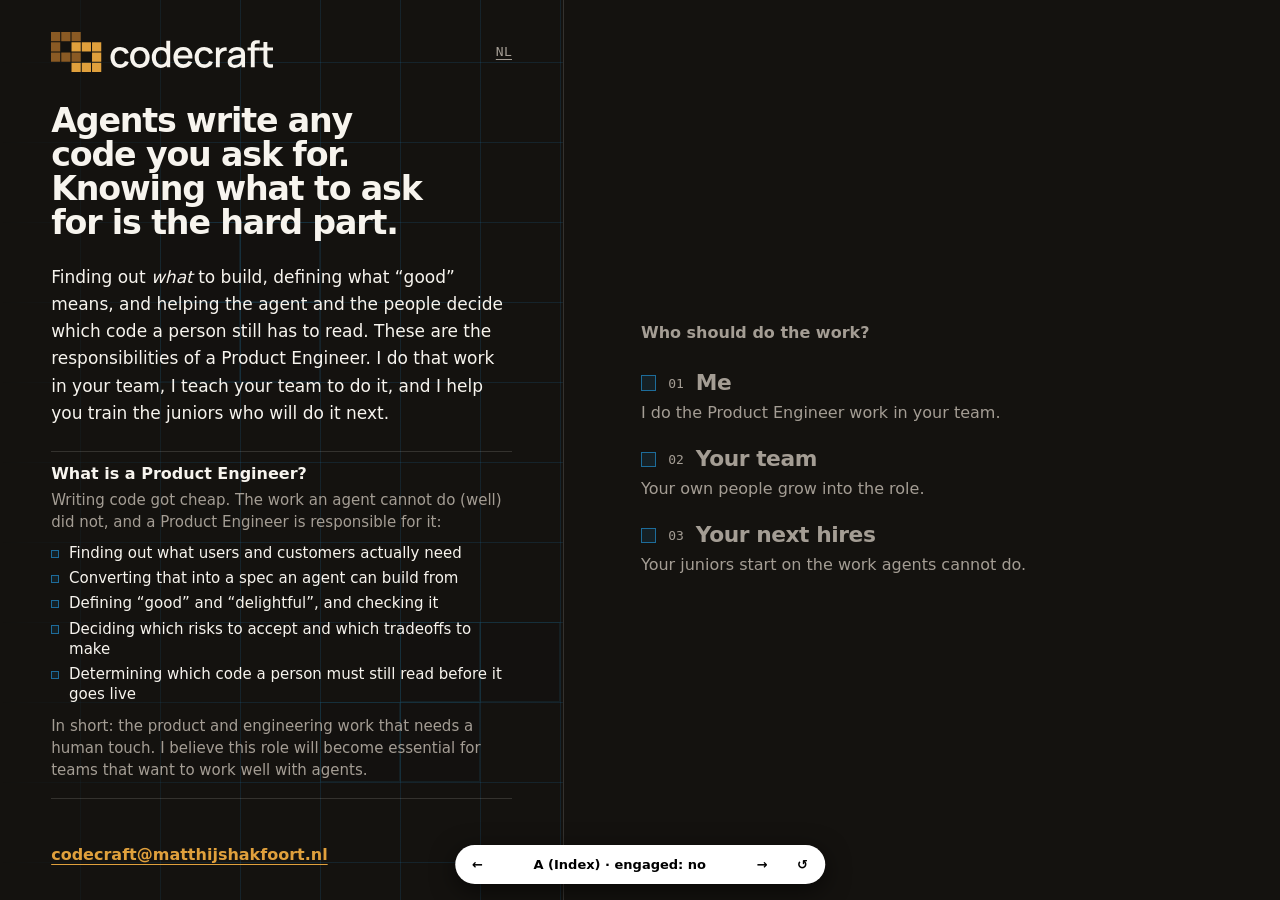
<file: prototype/rail-focus/index.html>
<!doctype html>
<html lang="en" data-variant="A">
  <head>
    <meta charset="UTF-8" />
    <meta name="viewport" content="width=device-width, initial-scale=1.0" />
    <title>
      Product Engineering for teams that build with agents — Codecraft
    </title>
    <meta
      name="description"
      content="Agents write the code now. I find out what to build, define what good means and decide which code a person still has to read. In your team, by coaching your team, and by training your next juniors."
    />
    <!--
      PROTOTYPE, throwaway. A copy of /index.html at 274e601.
      Question: how can the flow keep the focus on the rail until the
      visitor chooses to engage? Variants A Index, B Drawer, C Curtain,
      and 0 for the current page. See prototype.css for each one.
      Run python3 -m http.server from the repo root, then open
      http://localhost:8000/prototype/rail-focus/?variant=A
    -->
    <link rel="stylesheet" href="../../style.css?v=11" />
    <link rel="stylesheet" href="prototype.css" />
    <link rel="icon" href="/logo/codecraft-favicon.svg" type="image/svg+xml" />
    <link rel="alternate" hreflang="en" href="https://matthijshakfoort.nl/" />
    <link
      rel="alternate"
      hreflang="nl"
      href="https://matthijshakfoort.nl/nl/"
    />
  </head>
  <body>
    <main>
      <header class="rail">
        <div class="rail-top">
          <svg
            class="site-logo"
            viewBox="0 0 216.73 39"
            role="img"
            aria-label="Codecraft"
          >
            <g fill="#8a5a24">
              <rect x="0" y="0" width="9" height="9" />
              <rect x="10" y="0" width="9" height="9" />
              <rect x="20" y="0" width="9" height="9" />
              <rect x="0" y="10" width="9" height="9" />
              <rect x="0" y="20" width="9" height="9" />
              <rect x="10" y="20" width="9" height="9" />
              <rect x="20" y="20" width="9" height="9" />
            </g>
            <g fill="#e0a03c">
              <rect x="20" y="10" width="9" height="9" />
              <rect x="30" y="10" width="9" height="9" />
              <rect x="40" y="10" width="9" height="9" />
              <rect x="40" y="20" width="9" height="9" />
              <rect x="20" y="30" width="9" height="9" />
              <rect x="30" y="30" width="9" height="9" />
              <rect x="40" y="30" width="9" height="9" />
            </g>
            <g fill="currentColor">
              <path
                d="M67.396 35.03Q64.408 35.03 62.32 33.698Q60.232 32.366 59.125 30.044Q58.018 27.722 58 24.77Q58.018 21.764 59.152 19.451Q60.286 17.138 62.392 15.824Q64.498 14.51 67.45 14.51Q70.636 14.51 72.895 16.094Q75.154 17.678 75.874 20.432L72.13 21.512Q71.572 19.874 70.303 18.965Q69.034 18.056 67.396 18.056Q65.542 18.056 64.354 18.929Q63.166 19.802 62.59 21.314Q62.014 22.826 61.996 24.77Q62.014 27.776 63.373 29.63Q64.732 31.484 67.396 31.484Q69.214 31.484 70.339 30.647Q71.464 29.81 72.058 28.244L75.874 29.144Q74.92 31.988 72.724 33.509Q70.528 35.03 67.396 35.03Z"
              />
              <path
                d="M86.648 35.03Q83.732 35.03 81.59 33.716Q79.448 32.402 78.287 30.089Q77.126 27.776 77.126 24.752Q77.126 21.71 78.314 19.397Q79.502 17.084 81.644 15.797Q83.786 14.51 86.648 14.51Q89.564 14.51 91.706 15.824Q93.848 17.138 95.018 19.442Q96.188 21.746 96.188 24.752Q96.188 27.794 95.009 30.107Q93.83 32.42 91.688 33.725Q89.546 35.03 86.648 35.03ZM86.648 31.484Q89.438 31.484 90.815 29.603Q92.192 27.722 92.192 24.752Q92.192 21.71 90.797 19.883Q89.402 18.056 86.648 18.056Q84.758 18.056 83.534 18.911Q82.31 19.766 81.716 21.269Q81.122 22.772 81.122 24.752Q81.122 27.812 82.526 29.648Q83.93 31.484 86.648 31.484Z"
              />
              <path
                d="M107.07 35.03Q104.352 35.03 102.381 33.68Q100.41 32.33 99.339 29.999Q98.268 27.668 98.268 24.752Q98.268 21.818 99.348 19.505Q100.428 17.192 102.417 15.851Q104.406 14.51 107.142 14.51Q109.896 14.51 111.777 15.851Q113.658 17.192 114.621 19.514Q115.584 21.836 115.584 24.752Q115.584 27.668 114.612 29.99Q113.64 32.312 111.75 33.671Q109.86 35.03 107.07 35.03ZM107.592 31.628Q109.446 31.628 110.616 30.746Q111.786 29.864 112.326 28.316Q112.866 26.768 112.866 24.752Q112.866 22.736 112.317 21.188Q111.768 19.64 110.625 18.776Q109.482 17.912 107.718 17.912Q105.846 17.912 104.64 18.83Q103.434 19.748 102.849 21.296Q102.264 22.844 102.264 24.752Q102.264 26.678 102.849 28.235Q103.434 29.792 104.613 30.71Q105.792 31.628 107.592 31.628ZM112.866 34.49V20.504H112.434V8.57H116.214V34.49Z"
              />
              <path
                d="M129.076 35.03Q126.178 35.03 123.991 33.761Q121.804 32.492 120.589 30.215Q119.374 27.938 119.374 24.932Q119.374 21.746 120.571 19.406Q121.768 17.066 123.91 15.788Q126.052 14.51 128.896 14.51Q131.866 14.51 133.954 15.887Q136.042 17.264 137.077 19.802Q138.112 22.34 137.896 25.832H134.134V24.464Q134.098 21.08 132.847 19.46Q131.596 17.84 129.04 17.84Q126.214 17.84 124.792 19.622Q123.37 21.404 123.37 24.77Q123.37 27.974 124.792 29.729Q126.214 31.484 128.896 31.484Q130.66 31.484 131.947 30.683Q133.234 29.882 133.954 28.388L137.644 29.558Q136.51 32.168 134.206 33.599Q131.902 35.03 129.076 35.03ZM122.146 25.832V22.898H136.024V25.832Z"
              />
              <path
                d="M149.444 35.03Q146.456 35.03 144.368 33.698Q142.28 32.366 141.173 30.044Q140.066 27.722 140.048 24.77Q140.066 21.764 141.2 19.451Q142.334 17.138 144.44 15.824Q146.546 14.51 149.498 14.51Q152.684 14.51 154.943 16.094Q157.202 17.678 157.922 20.432L154.178 21.512Q153.62 19.874 152.351 18.965Q151.082 18.056 149.444 18.056Q147.59 18.056 146.402 18.929Q145.214 19.802 144.638 21.314Q144.062 22.826 144.044 24.77Q144.062 27.776 145.421 29.63Q146.78 31.484 149.444 31.484Q151.262 31.484 152.387 30.647Q153.512 29.81 154.106 28.244L157.922 29.144Q156.968 31.988 154.772 33.509Q152.576 35.03 149.444 35.03Z"
              />
              <path
                d="M160.794 34.49V15.05H164.142V19.766L163.674 19.154Q164.034 18.218 164.61 17.435Q165.186 16.652 165.942 16.148Q166.68 15.608 167.589 15.311Q168.498 15.014 169.452 14.951Q170.406 14.888 171.288 15.05V18.578Q170.334 18.326 169.173 18.434Q168.012 18.542 167.04 19.172Q166.122 19.766 165.591 20.612Q165.06 21.458 164.826 22.493Q164.592 23.528 164.592 24.68V34.49Z"
              />
              <path
                d="M178.858 35.03Q176.698 35.03 175.24 34.229Q173.782 33.428 173.035 32.105Q172.288 30.782 172.288 29.198Q172.288 27.722 172.81 26.606Q173.332 25.49 174.358 24.707Q175.384 23.924 176.878 23.438Q178.174 23.06 179.812 22.772Q181.45 22.484 183.259 22.232Q185.068 21.98 186.85 21.728L185.482 22.484Q185.518 20.198 184.519 19.091Q183.52 17.984 181.09 17.984Q179.56 17.984 178.282 18.695Q177.004 19.406 176.5 21.044L172.99 19.964Q173.71 17.462 175.735 15.986Q177.76 14.51 181.126 14.51Q183.736 14.51 185.671 15.401Q187.606 16.292 188.506 18.218Q188.974 19.172 189.082 20.234Q189.19 21.296 189.19 22.52V34.49H185.86V30.044L186.508 30.62Q185.302 32.852 183.439 33.941Q181.576 35.03 178.858 35.03ZM179.524 31.952Q181.126 31.952 182.278 31.385Q183.43 30.818 184.132 29.936Q184.834 29.054 185.05 28.1Q185.356 27.236 185.401 26.156Q185.446 25.076 185.446 24.428L186.67 24.878Q184.888 25.148 183.43 25.364Q181.972 25.58 180.793 25.787Q179.614 25.994 178.696 26.282Q177.922 26.552 177.319 26.93Q176.716 27.308 176.365 27.848Q176.014 28.388 176.014 29.162Q176.014 29.918 176.392 30.557Q176.77 31.196 177.544 31.574Q178.318 31.952 179.524 31.952Z"
              />
              <path
                d="M194.852 34.49V14.366Q194.852 13.628 194.906 12.791Q194.96 11.954 195.221 11.135Q195.482 10.316 196.094 9.632Q196.832 8.822 197.714 8.48Q198.596 8.138 199.469 8.084Q200.342 8.03 201.08 8.03H203.528V11.126H201.26Q199.928 11.126 199.271 11.783Q198.614 12.44 198.614 13.646V34.49ZM191.63 18.074V15.05H203.528V18.074Z"
              />
              <path
                d="M216.732 34.49Q214.896 34.85 213.132 34.796Q211.368 34.742 209.982 34.112Q208.596 33.482 207.894 32.132Q207.264 30.926 207.219 29.675Q207.174 28.424 207.174 26.84V9.65H210.954V26.66Q210.954 27.83 210.981 28.694Q211.008 29.558 211.35 30.152Q211.998 31.268 213.411 31.421Q214.824 31.574 216.732 31.304ZM203.448 18.074V15.05H216.732V18.074Z"
              />
            </g>
          </svg>
          <!--
            A real link, works without script; the onclick only records the
            explicit choice so the redirect never traps a returning visitor.
          -->
          <a
            href="/nl/"
            class="lang-toggle"
            lang="nl"
            onclick="
              try {
                localStorage.setItem('lang', 'nl');
              } catch (e) {}
            "
            >NL</a
          >
        </div>
        <h1>
          Agents write any code you ask for. Knowing what to ask for is the hard
          part.
        </h1>
        <p class="lead">
          Finding out <em>what</em> to build, defining what “good” means, and
          helping the agent and the people decide which code a person still has
          to read. These are the responsibilities of a Product Engineer. I do
          that work in your team, I teach your team to do it, and I help you
          train the juniors who will do it next.
        </p>
        <section class="definition" aria-labelledby="definition-title">
          <h2 id="definition-title">What is a Product Engineer?</h2>
          <p class="definition-intro">
            Writing code got cheap. The work an agent cannot do (well) did not,
            and a Product Engineer is responsible for it:
          </p>
          <ul>
            <li>Finding out what users and customers actually need</li>
            <li>Converting that into a spec an agent can build from</li>
            <li>Defining “good” and “delightful”, and checking it</li>
            <li>Deciding which risks to accept and which tradeoffs to make</li>
            <li>Determining which code a person must still read before it goes live</li>
          </ul>
          <p class="definition-outro">
            In short: the product and engineering work that needs a human touch.
            I believe this role will become essential for teams that want to
            work well with agents.
          </p>
        </section>
        <!--
          Cloudflare's Email Address Obfuscation rewrites every mailto on the
          page into a /cdn-cgi/l/email-protection link and injects a script
          to decode it. That is wanted here, so no email_off wrapper: the
          trade is that the addresses need JavaScript to resolve.
        -->
        <a class="rail-email" href="mailto:codecraft@matthijshakfoort.nl"
          >codecraft@matthijshakfoort.nl</a
        >
      </header>

      <div class="flow">
        <nav class="pillar-nav" aria-labelledby="pillar-nav-title">
          <h2 id="pillar-nav-title">Who should do the work?</h2>
          <a href="#me"
            ><span class="nav-cell"></span><span class="label">01</span> Me<span class="teaser">I do the Product Engineer work in your team.</span></a
          >
          <a href="#team"
            ><span class="nav-cell"></span><span class="label">02</span> Your
            team<span class="teaser">Your own people grow into the role.</span></a
          >
          <a href="#hires"
            ><span class="nav-cell"></span><span class="label">03</span> Your
            next hires<span class="teaser">Your juniors start on the work agents cannot do.</span></a
          >
        </nav>

        <section class="pillar" id="me" aria-labelledby="me-title">
          <header class="pillar-head">
            <h2 id="me-title">
              <span class="pillar-question">Who should do the work?</span>
              <span class="pillar-answer">Me</span>
            </h2>
            <span class="label">01 Hands-on Product Engineering</span>
          </header>
          <h3>I build software that supports how your team works</h3>
          <p>
            Before agents, a lot of custom software ideas cost too much or took
            too long to build. The point where these tools pay themselves back
            has shifted, though. The expensive part is still the work around the
            code: finding out what the process really needs, writing the spec,
            and building the checks.
          </p>
          <blockquote>
            When integrating an LLM: plain code should do everything plain code
            can do. The model only gets the part it is good at: judgement and
            text comprehension.
          </blockquote>

          <h3>Tooling that makes your team more efficient</h3>
          <p>
            The right tooling takes the friction out of your team’s work
            process, so your team spends its time on product engineering. Some
            of it your team should still buy, but the breakpoint has shifted.
            More software can now be specific to your team or company, and that
            part I build or set up.
          </p>
          <div class="split">
            <div class="split-buy">
              <h4 class="label">Your team buys</h4>
              <ul>
                <li>The coding agent itself</li>
                <li>A hosted AI review service</li>
                <li>Hosting and sandboxes for background agents</li>
                <li>LLM observability</li>
                <li>Preview deployments</li>
              </ul>
            </div>
            <div>
              <h4 class="label">I build or set up</h4>
              <ul>
                <li>Instruction files and project templates</li>
                <li>
                  Skills for recurring work: releases, migrations, incident
                  notes, converting specs to tickets, and much more
                </li>
                <li>
                  Hooks, to prevent the agent from going off-track: formatting,
                  blocked commands, protected paths
                </li>
                <li>Custom linters and structural tests</li>
                <li>
                  The review policy (which code a person reads) and a reviewer
                  that applies it
                </li>
                <li>Eval sets and CI gates</li>
                <li>Internal MCP servers and CLIs for your own systems</li>
                <li>A framework for continuous improvement</li>
              </ul>
            </div>
          </div>
          <p>
            That tooling is what supports your team and lets them continue
            working in this new way after I leave. The goal is to make myself
            redundant.
          </p>

          <h3>Build it in-house, or not?</h3>
          <p>
            Small tools got cheap to build. Owning them did not. Here are three
            questions to help you decide what to do.
          </p>
          <form class="check" data-check aria-describedby="check-verdict">
            <fieldset>
              <legend>Do people depend on it?</legend>
              <div class="yes-no">
                <label
                  ><input type="radio" name="depend" value="yes" /><span
                    >Yes</span
                  ></label
                >
                <label
                  ><input type="radio" name="depend" value="no" /><span
                    >No</span
                  ></label
                >
              </div>
              <p
                class="outcome"
                aria-live="polite"
                data-text-yes="Only a human owner can make the right tradeoffs in the face of bug reports and change requests and keep it working."
              ></p>
            </fieldset>
            <fieldset>
              <legend>Can it change or expose important data?</legend>
              <div class="yes-no">
                <label
                  ><input type="radio" name="data" value="yes" /><span
                    >Yes</span
                  ></label
                >
                <label
                  ><input type="radio" name="data" value="no" /><span
                    >No</span
                  ></label
                >
              </div>
              <p
                class="outcome"
                aria-live="polite"
                data-text-yes="This needs to be spec'd well, verified thoroughly, monitored and owned."
              ></p>
            </fieldset>
            <fieldset>
              <legend>
                Would work stop or slow significantly if it disappeared?
              </legend>
              <div class="yes-no">
                <label
                  ><input type="radio" name="stop" value="yes" /><span
                    >Yes</span
                  ></label
                >
                <label
                  ><input type="radio" name="stop" value="no" /><span
                    >No</span
                  ></label
                >
              </div>
              <p
                class="outcome"
                aria-live="polite"
                data-text-yes="It needs monitoring, and a plan for when it fails."
              ></p>
            </fieldset>
            <output
              class="verdict"
              id="check-verdict"
              data-state="unanswered"
              data-text-unanswered="Answer the three questions to see what it needs."
              data-text-build="Build it in-house, quickly."
              data-text-needs-owner="It needs a spec, checks and an owner. That is Product Engineer work."
              aria-live="polite"
              >Answer the three questions to see what it needs.</output
            >
          </form>
          <noscript>
            <p>
              If all three answers are no, build it in-house, quickly. If any
              answer is yes, it needs a spec, checks and an owner.
            </p>
          </noscript>

          <h3>After handover</h3>
          <p>
            Your own people own the software. They get the tests, a written
            spec, the conventions and, where an LLM is involved, an eval set, so
            the next person or agent can work in it safely. Your team runs it. I
            am happy to stay on call for the moments when they want a second
            opinion.
          </p>

          <dl class="terms">
            <dt>Typical engagement</dt>
            <dd>
              One or two days a week for three to six months. I build one
              process tool from the first user conversation to handover, and
              your people own it after that.
            </dd>
            <dt>Case sketch</dt>
            <dd>
              <span class="fine"
                >Software company, about 30 developers, a release every one or
                two weeks.</span
              >
              Someone spent about four hours per release turning everyone’s
              release notes into one consistently styled list. I built a system
              that reviews each developer’s notes (and gently nudges to improve
              them) and compiles them into a suggested list. List assembly went
              to about one hour. And as a pretty big side benefit, the
              developers had to think about the problem they solved, the
              solution and the impact, which improved both the quality of the
              notes and the mindset of the developers.
            </dd>
            <dt>To start</dt>
            <dd class="cta">
              Tell me where process friction eats your team’s time.
              <a
                href="mailto:codecraft@matthijshakfoort.nl?subject=A%20process%20that%20eats%20our%20time"
                >Email codecraft@matthijshakfoort.nl</a
              >
            </dd>
          </dl>
        </section>

        <section class="pillar" id="team" aria-labelledby="team-title">
          <header class="pillar-head">
            <h2 id="team-title">
              <span class="pillar-question">Who should do the work?</span>
              <span class="pillar-answer">Your team</span>
            </h2>
            <span class="label">02 Forming Product Engineers</span>
          </header>
          <h3>Your own people grow into the role</h3>
          <p>
            Training, coaching and leading by example. Leading by example
            happens while doing the job, so this often starts as hands-on work.
            Three things go wrong most often as teams start this new way of
            working, and I coach your team to avoid them:
          </p>
          <ul class="bullets">
            <li>
              <strong>Getting the agent to understand.</strong> The agent builds
              something good, but not what you meant, often because nobody found
              out what the user needed.
            </li>
            <li>
              <strong>AFK or human-in-the-loop?</strong> Hours go to a wrong
              turn, or to approving work the agent had right. Decide by blast
              radius which code a person reads.
            </li>
            <li>
              <strong>Maintainability for humans and agents.</strong> Keep the
              code workable for both, and write conventions down as they appear.
            </li>
          </ul>

          <h3>Not everyone has to move</h3>
          <p>
            Not every developer wants this role. Some want to stay specialists,
            and a team still needs them. Part of the coaching is deciding with
            you who moves into the role and who stays where they are.
          </p>

          <dl class="terms">
            <dt>Typical engagement</dt>
            <dd>
              One or two days a week with one team for three months. First I do
              the work while they watch, then they do it while I coach.
            </dd>
            <dt>Case sketch</dt>
            <dd>
              <span class="fine"
                >Previous employer, as software architect.</span
              >
              I researched how the team could use coding agents well. That led
              to presentations, questions from colleagues, and tooling: an
              editor workflow, ways of working with tests, and shared skills.
              The editor workflow is still in daily use. The skills have been
              replaced by newer ones, which is how it should be.
            </dd>
            <dt>To start</dt>
            <dd class="cta">
              Tell me about your team and how it uses agents now.
              <a
                href="mailto:codecraft@matthijshakfoort.nl?subject=Our%20team%20and%20agents"
                >Email codecraft@matthijshakfoort.nl</a
              >
            </dd>
          </dl>
        </section>

        <section class="pillar" id="hires" aria-labelledby="hires-title">
          <header class="pillar-head">
            <h2 id="hires-title">
              <span class="pillar-question">Who should do the work?</span>
              <span class="pillar-answer">Your next hires</span>
            </h2>
            <span class="label">03 Educating Juniors</span>
          </header>
          <h3>Where do your seniors come from in five years?</h3>
          <p>
            Juniors used to learn by writing code from strict tickets. Agents do
            that work now, so training juniors on tickets trains them for the
            job agents already do.
          </p>
          <p>
            Already have juniors? Now that agents do the tickets, they need
            different first tasks, and a team that is set up to give them.
          </p>
          <p>
            I start them on the work agents cannot do: talking to users and
            customers, writing specs, choosing test seams, judging blast radius.
            They read and run code from day one, through the spec they wrote and
            the tests that check it. Hand-coding skills for the critical parts
            come later.
          </p>
          <p>
            I also help set up the team around them: what juniors work on first,
            who they talk to, and how their specs get reviewed.
          </p>

          <h3>An interview that tests that work</h3>
          <ol class="steps">
            <li>
              A 20-minute conversation with a “user”, played by someone on your
              team.
            </li>
            <li>A one-page spec and test cases.</li>
            <li>A review of code an agent built from that spec.</li>
          </ol>

          <h3>What I look for</h3>
          <ul class="bullets">
            <li>They ask “why” and “for whom” before “how”.</li>
            <li>They write clearly.</li>
            <li>They notice when something feels wrong in a demo.</li>
            <li>
              They are comfortable talking to people who are not developers.
            </li>
            <li>They read code critically.</li>
          </ul>

          <dl class="terms">
            <dt>Typical engagement</dt>
            <dd>
              Your next junior hiring round. I design the assignment and sit on
              the panel, then I coach the new hire one day a week through their
              first three months.
            </dd>
            <dt>Evidence</dt>
            <dd>
              I have mentored somewhere between ten and twenty juniors. Recently
              I took a few of them along this route instead of the old one. The
              early results are promising.
            </dd>
            <dt>To start</dt>
            <dd class="cta">
              Tell me when you last hired a junior, why you stopped, or what
              your juniors do now.
              <a
                href="mailto:codecraft@matthijshakfoort.nl?subject=Hiring%20juniors"
                >Email codecraft@matthijshakfoort.nl</a
              >
            </dd>
          </dl>
        </section>

        <section class="closing" aria-label="Background, fit and contact">
          <h2 class="label">Background</h2>
          <p class="background-line">
            I have built software for fifteen years, most recently as software
            architect, mostly in TypeScript, mostly in teams of five to fifteen.
            The parts of that work agents do not do (requirements interviews,
            domain modelling, deciding which tests a change needs, judging
            whether something is good and whether it is delightful) are the
            parts I have always cared about most. They also keep me grounded
            when the tools change every few months.
          </p>

          <h2 class="label">Probably not a fit if</h2>
          <ul class="bullets">
            <li>you want a fixed price without a discovery phase;</li>
            <li>you want your developers to be ten times faster;</li>
            <li>you need a small no-code integration.</li>
          </ul>

          <h2 class="contact-h">
            Tell me about your team, the problem and your timeline.
          </h2>
          <div class="contact">
            <img
              class="photo"
              src="../../photo-matthijs-hakfoort.jpg"
              width="400"
              height="500"
              alt="Matthijs Hakfoort"
            />
            <div>
              <a class="email" href="mailto:codecraft@matthijshakfoort.nl"
                >codecraft@matthijshakfoort.nl</a
              >
              <p>
                <a href="https://www.linkedin.com/in/matthijshakfoort/"
                  >LinkedIn</a
                >
              </p>
              <!--
                The registration number sits with the contact details: it is
                something the Buyer checks before a contract conversation.
              -->
              <p class="fine">
                Based in the Arnhem, Apeldoorn, Deventer region. Remote
                anywhere; on site or hybrid in the east of the Netherlands.<br />
                Codecraft, KvK 42120215
              </p>
            </div>
          </div>
        </section>
      </div>
    </main>

    <!-- Prototype switcher. Not part of any design. -->
    <nav class="proto-switcher" aria-label="Prototype variants" hidden>
      <button type="button" data-step="-1" aria-label="Previous variant">←</button>
      <output></output>
      <button type="button" data-step="1" aria-label="Next variant">→</button>
      <button type="button" data-reset aria-label="Reset engagement">↺</button>
    </nav>

    <script src="../../background.js?v=3"></script>
    <script src="../../site.js?v=3"></script>
    <script src="prototype.js"></script>
  </body>
</html>
</file>
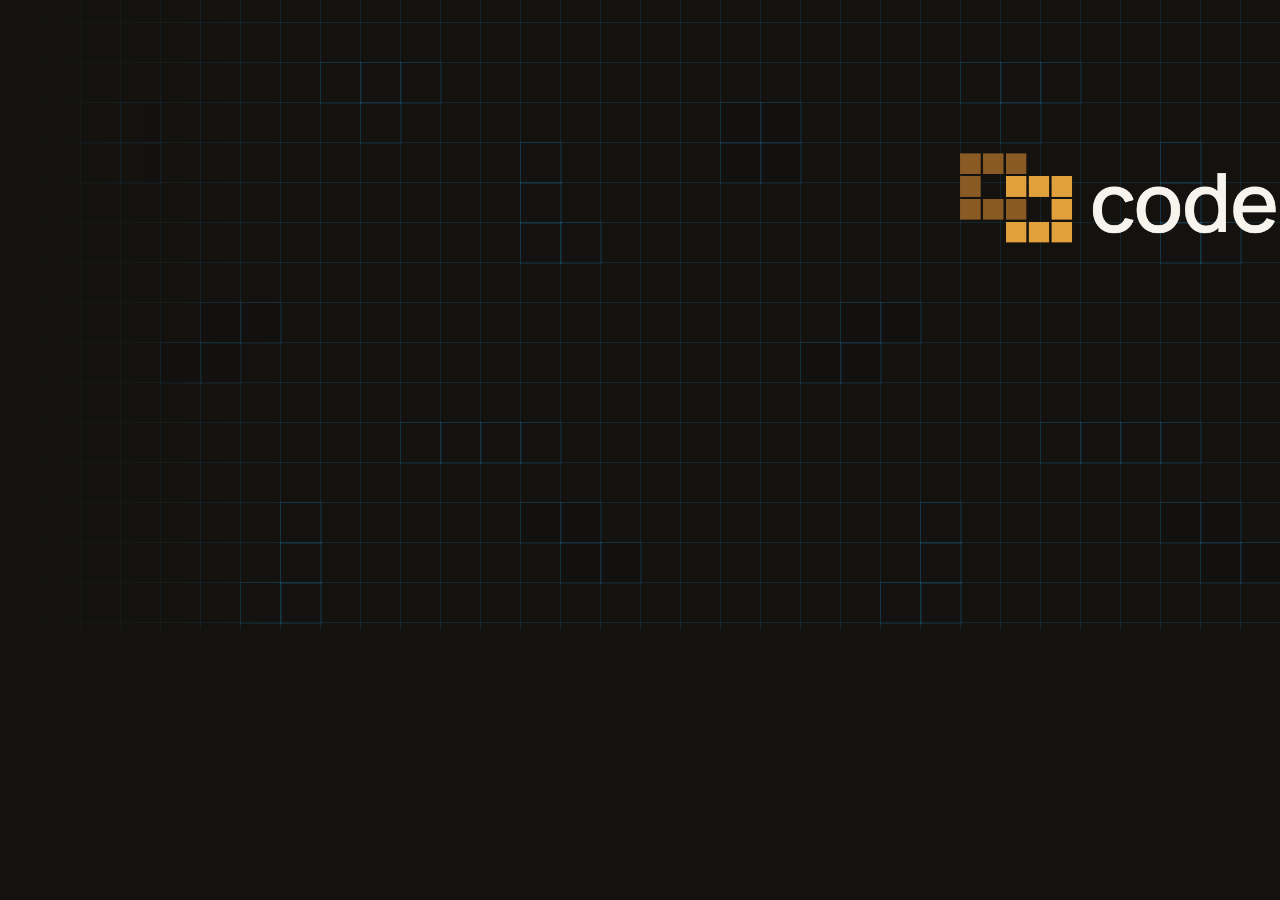
<file: social/banner-source.html>
<!doctype html>
<meta charset="utf-8">
<style>
  html { font-size: 8px; }
  body {
    margin: 0; width: 1584px; height: 396px; overflow: hidden;
    background: #14120f; position: relative;
  }
  .tetris-parallax {
    position: absolute; inset: -14vh 0; overflow: hidden;
    transform: translate3d(0, 12vh, 0);
  }
  .tetris-background {
    --grid-step: 5rem;
    --tile-size: 80rem;
    position: absolute; inset: 0;
    background-image:
      linear-gradient(rgb(36 158 232 / var(--line-alpha)) 1px, transparent 1px),
      linear-gradient(90deg, rgb(36 158 232 / var(--line-alpha)) 1px, transparent 1px);
    background-size: var(--grid-step) var(--grid-step);
    -webkit-mask-image: linear-gradient(to right, transparent, #000 18%, #000 100%);
    mask-image: linear-gradient(to right, transparent, #000 18%, #000 100%);
  }
  .tetromino-field { position: absolute; inset: 0; }
  .tetromino-tile { position: absolute; top: var(--tile-top); left: var(--tile-left); width: var(--tile-size); height: var(--tile-size); }
  .tetromino-piece { position: absolute; top: var(--top); left: var(--left); opacity: var(--piece-opacity); }
  .tetromino-cell {
    position: absolute; top: var(--cell-top); left: var(--cell-left);
    width: var(--grid-step); height: var(--grid-step);
    border: 1px solid rgb(36 158 232 / var(--cell-border-alpha));
    background: rgb(36 158 232 / var(--cell-fill-alpha));
  }
  .logo { position: absolute; z-index: 1; right: 16rem; top: 50%; transform: translateY(-50%); width: 62rem; }
  body.plain .logo { display: none; }
</style>
<img class="logo" src="[data-uri]" alt="">
<script>
const params = new URLSearchParams(location.search);
const lineAlpha = params.get("line") || "13%";
const borderAlpha = params.get("border") || "30%";
const fillAlpha = params.get("fill") || "2%";
const opacityBase = Number(params.get("opacity") || 0.3);
const opacityStep = Number(params.get("step") || 0.08);
if (params.get("logo") === "0") document.body.classList.add("plain");
document.body.style.setProperty("--line-alpha", lineAlpha);
document.body.style.setProperty("--cell-border-alpha", borderAlpha);
document.body.style.setProperty("--cell-fill-alpha", fillAlpha);

const GRID_STEP_REM = 5;
const TILE_SIZE_REM = 80;
const tetrominoes = {
  I: [[0,0],[1,0],[2,0],[3,0]],
  J: [[1,0],[1,1],[1,2],[0,2]],
  L: [[0,0],[0,1],[0,2],[1,2]],
  O: [[0,0],[1,0],[0,1],[1,1]],
  S: [[1,0],[2,0],[0,1],[1,1]],
  T: [[0,0],[1,0],[2,0],[1,1]],
  Z: [[0,0],[1,0],[1,1],[2,1]],
};
const placements = [["O",2,3],["T",8,2],["L",13,4],["S",4,8],["I",10,11],["J",6,13],["Z",13,13]];
const parallax = document.createElement("div");
const background = document.createElement("div");
const field = document.createElement("div");
parallax.className = "tetris-parallax";
background.className = "tetris-background";
field.className = "tetromino-field";
for (let tileRow = -1; tileRow <= 1; tileRow += 1) {
  for (let tileColumn = -1; tileColumn <= 1; tileColumn += 1) {
    const tile = document.createElement("div");
    tile.className = "tetromino-tile";
    tile.style.setProperty("--tile-left", `${tileColumn * TILE_SIZE_REM}rem`);
    tile.style.setProperty("--tile-top", `${tileRow * TILE_SIZE_REM}rem`);
    placements.forEach(([shape, column, row], index) => {
      const piece = document.createElement("div");
      piece.className = "tetromino-piece";
      piece.style.setProperty("--left", `${column * GRID_STEP_REM}rem`);
      piece.style.setProperty("--top", `${row * GRID_STEP_REM}rem`);
      piece.style.setProperty("--piece-opacity", `${opacityBase + (index % 3) * opacityStep}`);
      tetrominoes[shape].forEach(([cellColumn, cellRow]) => {
        const cell = document.createElement("span");
        cell.className = "tetromino-cell";
        cell.style.setProperty("--cell-left", `${cellColumn * GRID_STEP_REM}rem`);
        cell.style.setProperty("--cell-top", `${cellRow * GRID_STEP_REM}rem`);
        piece.append(cell);
      });
      tile.append(piece);
    });
    field.append(tile);
  }
}
background.append(field);

parallax.append(background);
document.body.prepend(parallax);
// With ?clear=<padding-px>, move any piece that overlaps the logo box to the
// nearest free grid position, so the logo sits in open space.
const clearPadding = params.get("clear");
if (clearPadding !== null && !document.body.classList.contains("plain")) {
  const pad = Number(clearPadding) || 0;
  const logo = document.querySelector(".logo");
  const box = logo.getBoundingClientRect();
  const zone = {
    left: box.left - pad,
    right: box.right + pad,
    top: box.top - pad,
    bottom: box.bottom + pad,
  };
  const step = 40;
  const canvas = document.body.getBoundingClientRect();
  const cellsOf = (piece) =>
    [...piece.children].map((cell) => cell.getBoundingClientRect());
  const overlaps = (rects, area) =>
    rects.some(
      (r) =>
        r.right > area.left &&
        r.left < area.right &&
        r.bottom > area.top &&
        r.top < area.bottom,
    );

  const pieces = [...field.querySelectorAll(".tetromino-piece")];
  const clashing = pieces.filter((piece) => overlaps(cellsOf(piece), zone));
  const settled = pieces.filter((piece) => !clashing.includes(piece));

  // Slide each clashing piece along the grid to the nearest spot that clears
  // the logo, the canvas edges, and every piece already placed.
  clashing.forEach((piece) => {
    const start = cellsOf(piece);
    const width = Math.max(...start.map((r) => r.right)) - Math.min(...start.map((r) => r.left));
    const height = Math.max(...start.map((r) => r.bottom)) - Math.min(...start.map((r) => r.top));
    const candidates = [];
    for (let dx = -20; dx <= 20; dx += 1) {
      for (let dy = -20; dy <= 20; dy += 1) {
        candidates.push([dx * step, dy * step, Math.hypot(dx, dy)]);
      }
    }
    candidates.sort((a, b) => a[2] - b[2]);
    const spot = candidates.find(([dx, dy]) => {
      const moved = start.map((r) => ({
        left: r.left + dx,
        right: r.right + dx,
        top: r.top + dy,
        bottom: r.bottom + dy,
      }));
      const left = Math.min(...moved.map((r) => r.left));
      const top = Math.min(...moved.map((r) => r.top));
      if (left < step || top < step) return false;
      if (left + width > canvas.width - step) return false;
      if (top + height > canvas.height - step) return false;
      if (overlaps(moved, zone)) return false;
      return !settled.some((other) =>
        cellsOf(other).some((r) =>
          overlaps(moved, {
            left: r.left - step / 2,
            right: r.right + step / 2,
            top: r.top - step / 2,
            bottom: r.bottom + step / 2,
          }),
        ),
      );
    });
    if (!spot) {
      piece.remove();
      return;
    }
    piece.style.left = `calc(${piece.style.getPropertyValue("--left")} + ${spot[0]}px)`;
    piece.style.top = `calc(${piece.style.getPropertyValue("--top")} + ${spot[1]}px)`;
    settled.push(piece);
  });
}

</script>
</file>
<file: style.css>
/* Palette: warm off-white on near-black. Dark in every environment — the
   page no longer follows prefers-color-scheme, so this is the only place a
   colour is defined. color-scheme tells the browser to match its own UI
   (form controls, scrollbars) to it. --cta is the logo's amber and the one
   accent: it marks ways to get in touch and nothing else. */
:root {
  color-scheme: dark;

  --paper: #14120f;
  --ink: #f7f4ee;
  --ink-muted: #a49d94;
  --cta: #e0a03c;
  --rule: rgb(247 244 238 / 14%);
  --rule-strong: rgb(247 244 238 / 32%);
  --nav-cell-line: rgb(36 158 232 / 60%);
  --nav-cell-fill: rgb(36 158 232 / 10%);

  --font-sans:
    system-ui, -apple-system, "Segoe UI", Roboto, Helvetica, Arial, sans-serif;
  --font-mono: ui-monospace, SFMono-Regular, Menlo, Consolas, monospace;

  --gutter: clamp(1.25rem, 5vw, 6rem);
}

*,
*::before,
*::after {
  box-sizing: border-box;
}

body,
h1,
h2,
h3,
p,
ul,
ol,
dl,
blockquote {
  margin: 0;
}

html {
  -webkit-text-size-adjust: 100%;
}

body {
  background: var(--paper);
  color: var(--ink);
  font-family: var(--font-sans);
  font-size: 1rem;
  line-height: 1.6;
  -webkit-font-smoothing: antialiased;
  overflow-wrap: break-word;
}

/* The background grid and tetromino field share one tile size and animation
   duration, keeping every piece locked to the grid throughout the loop. */
.tetris-parallax {
  position: fixed;
  z-index: 0;
  inset: -14vh 0;
  overflow: hidden;
  pointer-events: none;
  transform: translate3d(0, var(--parallax-y, 12vh), 0);
  will-change: transform;
}

.tetris-background {
  --grid-step: 5rem;
  --tile-size: 80rem;
  position: absolute;
  inset: 0;
  color: #249ee8;
  background-image:
    linear-gradient(rgb(36 158 232 / 13%) 1px, transparent 1px),
    linear-gradient(90deg, rgb(36 158 232 / 13%) 1px, transparent 1px);
  background-position: 0 0;
  background-size: var(--grid-step) var(--grid-step);
  animation: tetris-grid-drift 512s linear infinite;
  -webkit-mask-image: linear-gradient(
    to right,
    transparent,
    #000 18%,
    #000 100%
  );
  mask-image: linear-gradient(to right, transparent, #000 18%, #000 100%);
}

.tetromino-field {
  position: absolute;
  inset: 0;
  animation: tetromino-field-drift 512s linear infinite;
}

.tetromino-tile {
  position: absolute;
  top: var(--tile-top);
  left: var(--tile-left);
  width: var(--tile-size);
  height: var(--tile-size);
}

.tetromino-piece {
  position: absolute;
  top: var(--top);
  left: var(--left);
  opacity: var(--piece-opacity);
}

.tetromino-cell {
  position: absolute;
  top: var(--cell-top);
  left: var(--cell-left);
  width: var(--grid-step);
  height: var(--grid-step);
  border: 1px solid rgb(36 158 232 / 30%);
  background: rgb(36 158 232 / 2%);
}

@keyframes tetris-grid-drift {
  to {
    background-position: var(--tile-size) var(--tile-size);
  }
}

@keyframes tetromino-field-drift {
  to {
    transform: translate3d(var(--tile-size), var(--tile-size), 0);
  }
}

@media (prefers-reduced-motion: reduce) {
  .tetris-parallax {
    transform: none;
  }

  .tetris-background,
  .tetromino-field {
    animation: none;
  }
}

/* The page is a rail and a flow. The rail holds the claim and the
   definition and stays in view; the document scrolls beside it, under
   the pillar bar. The Tetris grid only shows through the rail: the flow
   column is solid paper. */
main {
  /* The height of the sticky pillar bar, for the jump offset. */
  --bar-height: 4.1rem;
  /* The rail's spacing above the claim. The flow uses the first one too,
     so the pillar list starts level with the logo. */
  --rail-pad: clamp(1.5rem, 4vw, 3.5rem);
  --rail-pad-block: var(--rail-pad);
  --logo-height: clamp(1.75rem, 4.5vw, 2.5rem);
  --claim-gap: clamp(2.5rem, 8vh, 5rem);
  position: relative;
  z-index: 1;
  display: grid;
  grid-template-columns: minmax(22rem, 44%) minmax(0, 1fr);
}

a {
  color: inherit;
  text-decoration-thickness: 1px;
  text-underline-offset: 0.22em;
}

a:focus-visible,
input:focus-visible + span,
summary:focus-visible {
  outline: 2px solid var(--ink);
  outline-offset: 3px;
}

/* Mono, small and muted: the type for markers and details, never for
   prose a Buyer has to read. */
.label,
.fine,
.lang-toggle {
  font-family: var(--font-mono);
  font-size: 0.8125rem;
  color: var(--ink-muted);
}

.label,
.lang-toggle {
  letter-spacing: 0.02em;
}

/* ───────────────────────────── Rail ───────────────────────────── */

.rail {
  position: sticky;
  top: 0;
  height: 100vh;
  height: 100dvh;
  overflow-y: auto;
  padding: var(--rail-pad-block) var(--rail-pad);
  display: flex;
  flex-direction: column;
}

/* Logo and language toggle share one row, so the toggle costs no
   vertical space above the fold. */
.rail-top {
  display: flex;
  align-items: center;
  justify-content: space-between;
  gap: 1.5rem;
}

/* The lockup is inlined, not an <img>, so the wordmark's currentColor
   resolves to --ink here. The two ambers are baked into the asset. */
.site-logo {
  display: block;
  flex: none;
  height: var(--logo-height);
  width: auto;
}

.lang-toggle {
  flex: none;
}

/* The claim outranks everything else on the page: it gets the size, the
   weight and the top of the page to itself. */
.rail h1 {
  margin-top: var(--claim-gap);
  font-size: clamp(2rem, 3.1vw, 3.25rem);
  font-weight: 800;
  line-height: 1.02;
  letter-spacing: -0.035em;
  text-wrap: balance;
}

.lead {
  margin-top: 2rem;
  max-width: 32rem;
  font-size: clamp(1.0625rem, 1.3vw, 1.1875rem);
}

/* The pillar question and its three answers, as a bar along the top of
   the flow: the question on a small line of its own, the three answers
   in a row under it. The cell is one Tetris square; it fills in for the
   pillar that is in view. The bar reaches over the flow's side padding
   to its edges. */
.pillar-nav {
  position: sticky;
  z-index: 2;
  top: 0;
  margin-inline: calc(-1 * var(--flow-pad-x));
  padding: 0.5rem var(--flow-pad-x) 0.3rem;
  display: grid;
  grid-template-columns: repeat(3, max-content);
  column-gap: 1.25rem;
  overflow-x: auto;
  background: var(--paper);
  border-bottom: 1px solid var(--rule);
}

.pillar-nav h2 {
  grid-column: 1 / -1;
  margin-bottom: 0.1rem;
  font-size: 0.8125rem;
  font-weight: 600;
  line-height: 1.3;
  color: var(--ink-muted);
}

/* The row aligns on the baseline: the cell has no text, so it sits on
   that line and its 0.7em height reaches about cap height. */
.pillar-nav a {
  display: flex;
  align-items: baseline;
  gap: 0.5rem;
  padding-block: 0.2rem;
  font-size: 1rem;
  font-weight: 800;
  line-height: 1.6;
  letter-spacing: -0.02em;
  white-space: nowrap;
  color: var(--ink-muted);
  text-decoration: none;
}

.pillar-nav a:hover,
.pillar-nav a[aria-current] {
  color: var(--ink);
}

.pillar-nav .label {
  font-weight: 400;
  letter-spacing: 0;
}

.nav-cell {
  flex: none;
  width: 0.7em;
  height: 0.7em;
  border: 1px solid var(--nav-cell-line);
  background: var(--nav-cell-fill);
  transition: background-color 0.2s;
}

.pillar-nav a[aria-current] .nav-cell {
  background: var(--ink);
  border-color: var(--ink);
}

/* The line under each answer shows only in the index, further down. */
.teaser {
  display: none;
}

/* What a Product Engineer is: the one term the pillars use without
   explaining it. It sits in the rail under the lead, so a reader who
   jumps to one pillar still has it on screen. Short windows get a compact
   form, further down. */
.definition {
  margin-top: clamp(2rem, 6vh, 3.5rem);
  max-width: 30rem;
  padding-block: 0.75rem 1rem;
  border-block: 1px solid var(--rule);
  font-size: 0.9375rem;
  line-height: 1.45;
}

.definition h2 {
  font-size: 1rem;
  font-weight: 700;
  line-height: 1.3;
}

.definition p {
  margin-top: 0.35rem;
  color: var(--ink-muted);
}

/* The tasks, each on a Tetris cell like the pillar answers. The empty
   cell sits on the baseline of the first line. */
.definition ul {
  list-style: none;
  padding: 0;
  margin-top: 0.6rem;
  display: grid;
  gap: 0.3rem;
}

.definition li {
  display: flex;
  align-items: baseline;
  gap: 0.6rem;
  line-height: 1.35;
}

.definition li::before {
  content: "";
  flex: none;
  width: 0.55em;
  height: 0.55em;
  border: 1px solid var(--nav-cell-line);
  background: var(--nav-cell-fill);
}

.definition .definition-outro {
  margin-top: 0.75rem;
}

.rail-email {
  margin-top: auto;
  padding-top: 2rem;
}

/* ───────────────────────────── Flow ───────────────────────────── */

.flow {
  --flow-pad-x: clamp(2rem, 6vw, 6rem);
  background: var(--paper);
  border-left: 1px solid var(--rule);
  padding: 0 var(--flow-pad-x) var(--flow-pad-x);
  font-size: 1.0625rem;
}

.flow > section {
  max-width: 40rem;
}

.flow p {
  margin-top: 0.85em;
}

.pillar {
  --pillar-space: clamp(3rem, 10vh, 6rem);
  padding-block: var(--pillar-space);
  border-top: 1px solid var(--rule-strong);
  /* A jump from the bar lands the pillar's answer 1.25rem under the bar,
     whatever the padding above it; the negative part cancels that
     padding. */
  scroll-margin-top: calc(var(--bar-height) + 1.25rem - var(--pillar-space));
}

.pillar-head {
  margin-bottom: clamp(1.5rem, 5vh, 3rem);
}

/* A step under the claim in the rail, so the claim stays the largest
   text on the page and each answer still reads as a section head. */
.pillar-head h2 {
  margin-top: 0.5rem;
  font-size: clamp(1.75rem, 2.7vw, 2.75rem);
  font-weight: 800;
  line-height: 1;
  letter-spacing: -0.035em;
}

/* The bar asks the question right above each answer, so the pillar
   heading drops it from view. Screen readers still hear it. */
.pillar-question {
  position: absolute;
  width: 1px;
  height: 1px;
  margin: 0;
  overflow: hidden;
  clip-path: inset(50%);
  white-space: nowrap;
}

.pillar-answer {
  display: block;
}

.pillar-head .label {
  display: block;
  margin-top: 1rem;
}

/* Subheads in mono: the pillar reads as a working document. */
.pillar h3 {
  margin-top: 2.25rem;
  font-family: var(--font-mono);
  font-size: 0.9375rem;
  font-weight: 700;
}

.pillar-head + h3 {
  margin-top: 0;
}

.pillar h3 + p {
  margin-top: 0.5em;
}

/* What the team buys and what I build. Two lists side by side, not a
   table: the rows do not pair up. The bought side is muted, so the eye
   goes to the work I do. */
.split {
  margin-top: 1.25rem;
  display: grid;
  grid-template-columns: repeat(2, minmax(0, 1fr));
  gap: 1.5rem clamp(1.5rem, 4vw, 2.5rem);
  align-items: start;
}

.split h4 {
  margin: 0 0 0.5rem;
  font-weight: 400;
}

.split ul {
  list-style: none;
  padding: 0;
  border-top: 1px solid var(--rule-strong);
  font-size: 0.9875rem;
}

.split li {
  padding-block: 0.5em;
  line-height: 1.4;
  border-bottom: 1px solid var(--rule);
}

.split-buy li {
  color: var(--ink-muted);
}

.pillar blockquote {
  margin: 1.5rem 0;
  padding-left: 1.25rem;
  border-left: 2px solid var(--ink);
  font-size: clamp(1.25rem, 2vw, 1.5rem);
  font-weight: 600;
  line-height: 1.3;
  letter-spacing: -0.01em;
}

/* The three failure modes. */
.pillar details {
  border-top: 1px solid var(--rule);
  padding-block: 0.75rem;
}

.pillar details:first-of-type {
  margin-top: 1rem;
}

.pillar details:last-of-type {
  border-bottom: 1px solid var(--rule);
}

.pillar summary {
  cursor: pointer;
  font-weight: 700;
}

.pillar details p {
  margin-top: 0.5em;
}

/* Build or buy: three yes/no questions and a verdict that updates. */
.check {
  margin-top: 1.25rem;
  padding: 1.25rem;
  border: 1px solid var(--rule-strong);
  display: grid;
  gap: 0.9rem;
}

.check fieldset {
  border: 0;
  margin: 0;
  padding: 0;
  display: flex;
  flex-wrap: wrap;
  justify-content: space-between;
  align-items: center;
  gap: 0.5rem 1rem;
}

.check legend {
  float: left;
  padding: 0;
}

.yes-no {
  display: flex;
}

.yes-no label {
  position: relative;
  cursor: pointer;
}

.yes-no input {
  position: absolute;
  opacity: 0;
}

.yes-no span {
  display: block;
  padding: 0.2rem 0.75rem;
  border: 1px solid var(--rule-strong);
  font-family: var(--font-mono);
  font-size: 0.8125rem;
  color: var(--ink-muted);
}

.yes-no label + label span {
  border-left: 0;
}

.yes-no input:checked + span {
  background: var(--ink);
  color: var(--paper);
}

/* The outcome of a "yes", on its own line under the question. */
.check .outcome {
  flex-basis: 100%;
  /* Sit close to its own question, and away from the next one. */
  margin-block: -0.15rem 0.4rem;
  font-size: 0.9375rem;
  color: var(--ink-muted);
}

.check .outcome:empty {
  display: none;
}

.verdict {
  padding-top: 0.9rem;
  border-top: 1px solid var(--rule);
  font-weight: 600;
  min-height: 3.2em;
}

.verdict[data-state="unanswered"] {
  font-weight: 400;
  color: var(--ink-muted);
}

/* The interview assignment is a real sequence, so it is numbered. */
.steps {
  list-style: none;
  padding: 0;
  margin-top: 0.75rem;
  counter-reset: step;
  display: grid;
  gap: 0.5rem;
}

.steps li {
  counter-increment: step;
  display: grid;
  grid-template-columns: 2rem minmax(0, 1fr);
}

.steps li::before {
  content: counter(step);
  font-family: var(--font-mono);
  color: var(--ink-muted);
}

.bullets {
  margin-top: 0.75rem;
  padding-left: 1.25em;
  display: grid;
  gap: 0.35em;
}

/* Engagement, evidence and the call to action, as a term list at the
   foot of each pillar: they read as terms, not as marketing. */
.terms {
  margin-top: clamp(2rem, 6vh, 3rem);
  display: grid;
  grid-template-columns: 9.5rem minmax(0, 1fr);
  border-top: 1px solid var(--rule-strong);
}

.terms dt,
.terms dd {
  padding-block: 1rem;
  border-bottom: 1px solid var(--rule);
}

.terms dt {
  padding-top: 1.2rem;
  font-family: var(--font-mono);
  font-size: 0.8125rem;
  color: var(--ink-muted);
}

.terms dd {
  margin: 0;
  font-size: 0.9875rem;
}

.terms .fine {
  display: block;
  margin-bottom: 0.4rem;
}

.cta {
  font-weight: 600;
}

/* The one accent colour on the page, and it only marks a way to get in
   touch. */
.cta a,
.rail-email,
.email {
  color: var(--cta);
  font-weight: 600;
}

.cta a {
  display: block;
  margin-top: 0.35rem;
}

/* Background, fit and contact. */
.closing {
  padding-block: clamp(3rem, 10vh, 6rem) clamp(5rem, 14vh, 8rem);
  border-top: 1px solid var(--rule-strong);
}

.closing > .label {
  margin-top: 2.5rem;
}

.closing > .label:first-child {
  margin-top: 0;
}

.background-line {
  font-family: var(--font-mono);
  font-size: 0.9375rem;
}

.contact-h {
  margin-top: clamp(3rem, 10vh, 5rem);
  max-width: 22ch;
  font-size: clamp(1.5rem, 2.6vw, 2.25rem);
  font-weight: 700;
  line-height: 1.12;
  letter-spacing: -0.02em;
}

.contact {
  margin-top: 1.5rem;
  display: flex;
  gap: clamp(1.5rem, 4vw, 2.5rem);
  align-items: start;
}

.contact p {
  margin-top: 0.75em;
}

/* Desaturated because the identity holds the page to a monochrome
   palette, and the source photograph is not. */
.photo {
  flex: none;
  width: clamp(6rem, 20vw, 9rem);
  height: auto;
  aspect-ratio: 4 / 5;
  object-fit: cover;
  display: block;
  filter: grayscale(1);
}

.email {
  font-size: clamp(1.0625rem, 2vw, 1.375rem);
}

@media (prefers-reduced-motion: reduce) {
  .nav-cell {
    transition: none;
  }
}

/* On wide screens the pillar nav opens the flow as a list, level with
   the logo. site.js sets data-stuck once the list starts to leave the top
   of the viewport; the nav is then the bar above. Without the script the
   list stays a list. The cell, the number and the answer share
   one centre line; line-height 1 keeps each box close to its glyphs, so
   centring the boxes centres the glyphs. */
@media (min-width: 60.01rem) {
  .flow {
    padding-top: var(--rail-pad-block);
  }

  /* The bar fits the flow here, and the glide between list and bar needs
     the items to show outside the bar's box. The nav moves when it
     sticks, so the browser must not anchor the scroll position to it. */
  .pillar-nav {
    overflow: visible;
    overflow-anchor: none;
  }

  .pillar-nav h2,
  .pillar-nav a {
    transform-origin: 0 0;
  }

  /* The stuck bar has a set height, and the section under it takes the
     rest of the list's height (--list-height, from site.js), so nothing
     under the nav moves when it switches. */
  .pillar-nav[data-stuck] {
    height: var(--bar-height);
  }

  .pillar-nav[data-stuck] + * {
    margin-top: calc(var(--list-height) - var(--bar-height));
  }

  .pillar-nav:not([data-stuck]) {
    position: static;
    margin: 0;
    padding: 0;
    grid-template-columns: none;
    row-gap: 0.25rem;
    background: none;
    border: 0;
  }

  .pillar-nav:not([data-stuck]) h2 {
    margin-bottom: 0.4rem;
    font-size: 1rem;
  }

  .pillar-nav:not([data-stuck]) a {
    align-items: center;
    gap: 0.75rem;
    line-height: 1;
    /* The 0.3em gives back the leading that line-height 1 takes away. */
    padding-block: calc(0.35rem + 0.3em);
    font-size: clamp(1.125rem, 1.7vw, 1.4rem);
  }

  /* The index: until the visitor picks an answer, the flow holds only
     the pillar nav, centred, with a line under each answer. The rail
     keeps the focus. data-index is set in the page head and cleared by
     site.js. */
  [data-index] .flow {
    display: flex;
    flex-direction: column;
    justify-content: center;
    min-height: 100vh;
    min-height: 100dvh;
    padding-bottom: var(--rail-pad-block);
  }

  [data-index] .flow > section {
    display: none;
  }

  [data-index] .pillar-nav {
    row-gap: 1.5rem;
    max-width: 28rem;
  }

  [data-index] .pillar-nav h2 {
    margin-bottom: 0.25rem;
  }

  [data-index] .pillar-nav a {
    flex-wrap: wrap;
    row-gap: 0.5rem;
    padding-block: 0;
    white-space: normal;
  }

  [data-index] .teaser {
    display: block;
    flex-basis: 100%;
    font-size: 1rem;
    font-weight: 400;
    line-height: 1.4;
    letter-spacing: 0;
    color: var(--ink-muted);
  }
}

/* Short desktop windows: tighten the rail so the definition and the email
   stay in view. */
@media (min-width: 60.01rem) and (max-height: 56.25rem) {
  main {
    --rail-pad-block: 2rem;
    --claim-gap: 2rem;
  }

  .rail h1 {
    font-size: clamp(1.75rem, 2.6vw, 2.5rem);
  }

  .lead {
    margin-top: 1.5rem;
  }

  .pillar-head h2 {
    font-size: clamp(1.5rem, 2.2vw, 2.125rem);
  }

  .definition {
    margin-top: 1.5rem;
  }

  .rail-email {
    padding-top: 1rem;
  }
}

/* The compact definition: the question and the tasks only, smaller and
   tighter, for desktop windows where the full form would make the rail
   scroll. Narrow rails wrap more lines, so they switch at a greater
   height. */
@media (min-width: 60.01rem) and (max-height: 49rem),
  (min-width: 60.01rem) and (max-width: 75rem) and (max-height: 56.25rem) {
  .definition {
    padding-block: 0.6rem 0.75rem;
    font-size: 0.875rem;
    line-height: 1.4;
  }

  .definition .definition-intro,
  .definition .definition-outro {
    display: none;
  }

  .definition ul {
    margin-top: 0.4rem;
    gap: 0.15rem;
  }

  .definition li {
    line-height: 1.3;
  }
}

/* On narrow screens the rail dissolves into the page, above the pillar
   bar. */
@media (max-width: 60rem) {
  main {
    display: block;
  }

  .rail {
    display: contents;
  }

  .rail-top,
  .rail h1,
  .lead,
  .definition {
    margin-inline: var(--gutter);
  }

  .rail-top {
    padding-top: 2rem;
  }

  /* No rail height to fit here, so the claim and the answers keep a
     larger size. */
  .rail h1 {
    margin-top: 3rem;
    font-size: 2.25rem;
  }

  .pillar-head h2 {
    font-size: 2rem;
  }

  .pillar-nav {
    margin-top: 2rem;
    border-top: 1px solid var(--rule);
  }

  .rail-email {
    display: none;
  }

  /* The bar under it carries the rule. */
  .definition {
    border-bottom: 0;
  }

  .flow {
    --flow-pad-x: var(--gutter);
    border-left: 0;
    padding-bottom: 0;
  }

  /* No rules between sections here: the bar already carries one, and
     the spacing separates the sections. */
  .pillar,
  .closing {
    border-top: 0;
  }

  .terms {
    grid-template-columns: 1fr;
  }

  .terms dt {
    border-bottom: 0;
    padding-bottom: 0;
  }

  .terms dd {
    padding-top: 0.35rem;
  }
}

/* On phones the three answers only fit the bar without their numbers;
   the cells still show the order. */
@media (max-width: 34rem) {
  .pillar-nav {
    column-gap: 1rem;
  }

  .pillar-nav .label {
    display: none;
  }

  .split {
    grid-template-columns: 1fr;
  }

  .contact {
    flex-direction: column;
  }
}
</file>
<file: prototype/rail-focus/prototype.css>
/* PROTOTYPE, throwaway. Loaded after /style.css.

   Question: the flow opens on pillar 01 (Me), so the right half of the
   screen competes with the claim from the first second. How can the
   flow stay quiet, and keep the focus on the rail, until the visitor
   chooses to engage?

   - A Index: the flow holds only the pillar question and its three
     answers, each with one line. The pillars appear when the visitor
     picks an answer. Scrolling alone does nothing.
   - B Drawer: the rail takes almost the full width. The flow is a
     closed spine on the right edge. A click on the spine, a scroll down
     or a pick from the spine opens it to the normal split.
   - C Curtain: the first screen of the flow is empty, so the Tetris
     grid runs behind the whole page. The pillar list waits at the
     bottom edge, and the pillars rise into view when the visitor
     scrolls.
   - 0: the current page.

   <html data-variant> holds the variant and <html data-engaged> the
   visitor's choice, both set by prototype.js. Wide screens only: under
   60rem the rail already sits above the flow, so every variant shows
   the current page. */

.teaser {
  display: none;
}

@media (min-width: 60.01rem) {
  /* ─────────────────────────── A Index ─────────────────────────── */

  html[data-variant="A"]:not([data-engaged]) .flow {
    display: flex;
    flex-direction: column;
    justify-content: center;
    min-height: 100dvh;
    padding-block: var(--rail-pad-block);
  }

  html[data-variant="A"]:not([data-engaged]) .flow > section {
    display: none;
  }

  html[data-variant="A"]:not([data-engaged]) .pillar-nav {
    row-gap: 1.5rem;
    max-width: 28rem;
  }

  html[data-variant="A"]:not([data-engaged]) .pillar-nav h2 {
    margin-bottom: 0.25rem;
  }

  html[data-variant="A"]:not([data-engaged]) .pillar-nav a {
    flex-wrap: wrap;
    row-gap: 0.5rem;
    padding-block: 0;
    white-space: normal;
  }

  html[data-variant="A"]:not([data-engaged]) .teaser {
    display: block;
    flex-basis: 100%;
    font-size: 1rem;
    font-weight: 400;
    line-height: 1.4;
    letter-spacing: 0;
    color: var(--ink-muted);
  }

  html[data-variant="A"][data-engaged] .flow > section {
    animation: proto-rise 0.45s cubic-bezier(0.2, 0.7, 0.2, 1) both;
  }

  @keyframes proto-rise {
    from {
      opacity: 0;
      transform: translateY(0.75rem);
    }
  }

  /* ─────────────────────────── B Drawer ─────────────────────────── */

  html[data-variant="B"] main {
    transition: grid-template-columns 0.5s cubic-bezier(0.2, 0.7, 0.2, 1);
  }

  html[data-variant="B"]:not([data-engaged]) main {
    grid-template-columns: minmax(0, 1fr) 4.5rem;
  }

  html[data-variant="B"]:not([data-engaged]) .rail h1 {
    max-width: 20ch;
  }

  /* Keeps the language toggle where it is in the split. */
  html[data-variant="B"]:not([data-engaged]) .rail-top {
    max-width: 33rem;
  }

  html[data-variant="B"]:not([data-engaged]) .flow {
    display: flex;
    justify-content: center;
    padding: var(--rail-pad-block) 0;
    cursor: pointer;
    transition: background-color 0.2s;
  }

  html[data-variant="B"]:not([data-engaged]) .flow:hover {
    background: #211d18;
  }

  html[data-variant="B"]:not([data-engaged]) .flow > section {
    display: none;
  }

  /* The spine: the question and the answers, read top to bottom. */
  html[data-variant="B"]:not([data-engaged]) .pillar-nav {
    writing-mode: vertical-rl;
    display: flex;
    align-items: center;
    gap: 2rem;
  }

  html[data-variant="B"]:not([data-engaged]) .pillar-nav h2 {
    margin: 0;
    font-size: 0.9375rem;
  }

  html[data-variant="B"]:not([data-engaged]) .pillar-nav a {
    padding: 0;
    font-size: 1.0625rem;
  }

  html[data-variant="B"]:not([data-engaged]) .pillar-nav::after {
    content: "→";
    margin-top: auto;
    writing-mode: horizontal-tb;
    color: var(--ink-muted);
  }

  html[data-variant="B"]:not([data-engaged]) .flow:hover .pillar-nav::after {
    color: var(--ink);
  }

  /* ─────────────────────────── C Curtain ─────────────────────────── */

  /* --list-height comes from site.js. The paper starts at the curtain,
     so the list sits at the bottom of the first screen. */
  html[data-variant="C"] .flow {
    --curtain: calc(100dvh - var(--list-height, 12rem) - 7rem);
    padding-top: calc(var(--curtain) + 2.5rem);
    border-left-color: transparent;
    background: linear-gradient(
      transparent var(--curtain),
      var(--rule-strong) var(--curtain),
      var(--rule-strong) calc(var(--curtain) + 1px),
      var(--paper) calc(var(--curtain) + 1px)
    );
  }
}

@media (prefers-reduced-motion: reduce) {
  html[data-variant] main {
    transition: none;
  }

  html[data-variant] .flow > section {
    animation: none;
  }
}

/* ─────────────────────── Prototype switcher ─────────────────────── */

.proto-switcher {
  position: fixed;
  z-index: 100;
  bottom: 1rem;
  left: 50%;
  transform: translateX(-50%);
  display: flex;
  align-items: center;
  gap: 0.25rem;
  padding: 0.25rem;
  border-radius: 999px;
  background: #fff;
  color: #000;
  font: 600 0.8125rem/1 system-ui, sans-serif;
  box-shadow: 0 6px 24px rgb(0 0 0 / 60%);
}

.proto-switcher[hidden] {
  display: none;
}

.proto-switcher button {
  appearance: none;
  border: 0;
  background: none;
  color: inherit;
  font: inherit;
  padding: 0.55rem 0.8rem;
  border-radius: 999px;
  cursor: pointer;
}

.proto-switcher button:hover {
  background: #e8e8e8;
}

.proto-switcher output {
  min-width: 15rem;
  text-align: center;
  white-space: nowrap;
}
</file>
